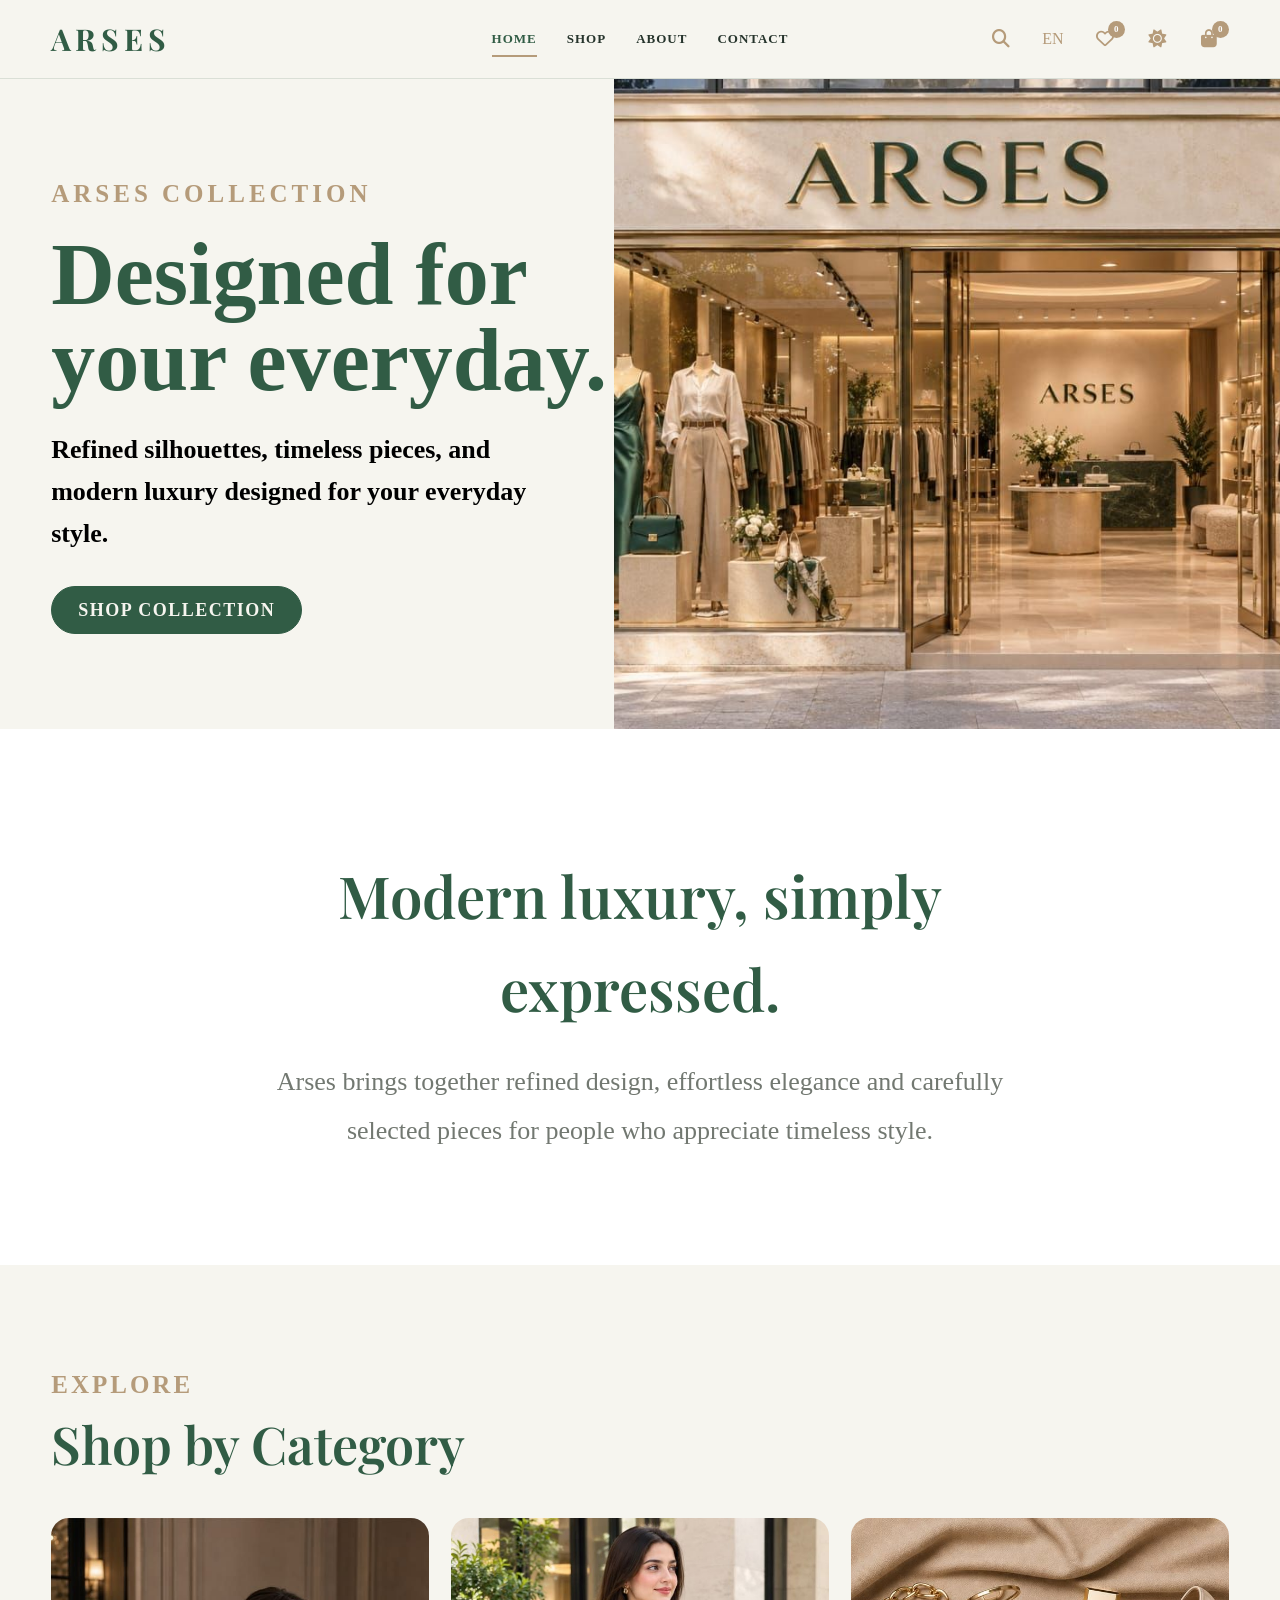
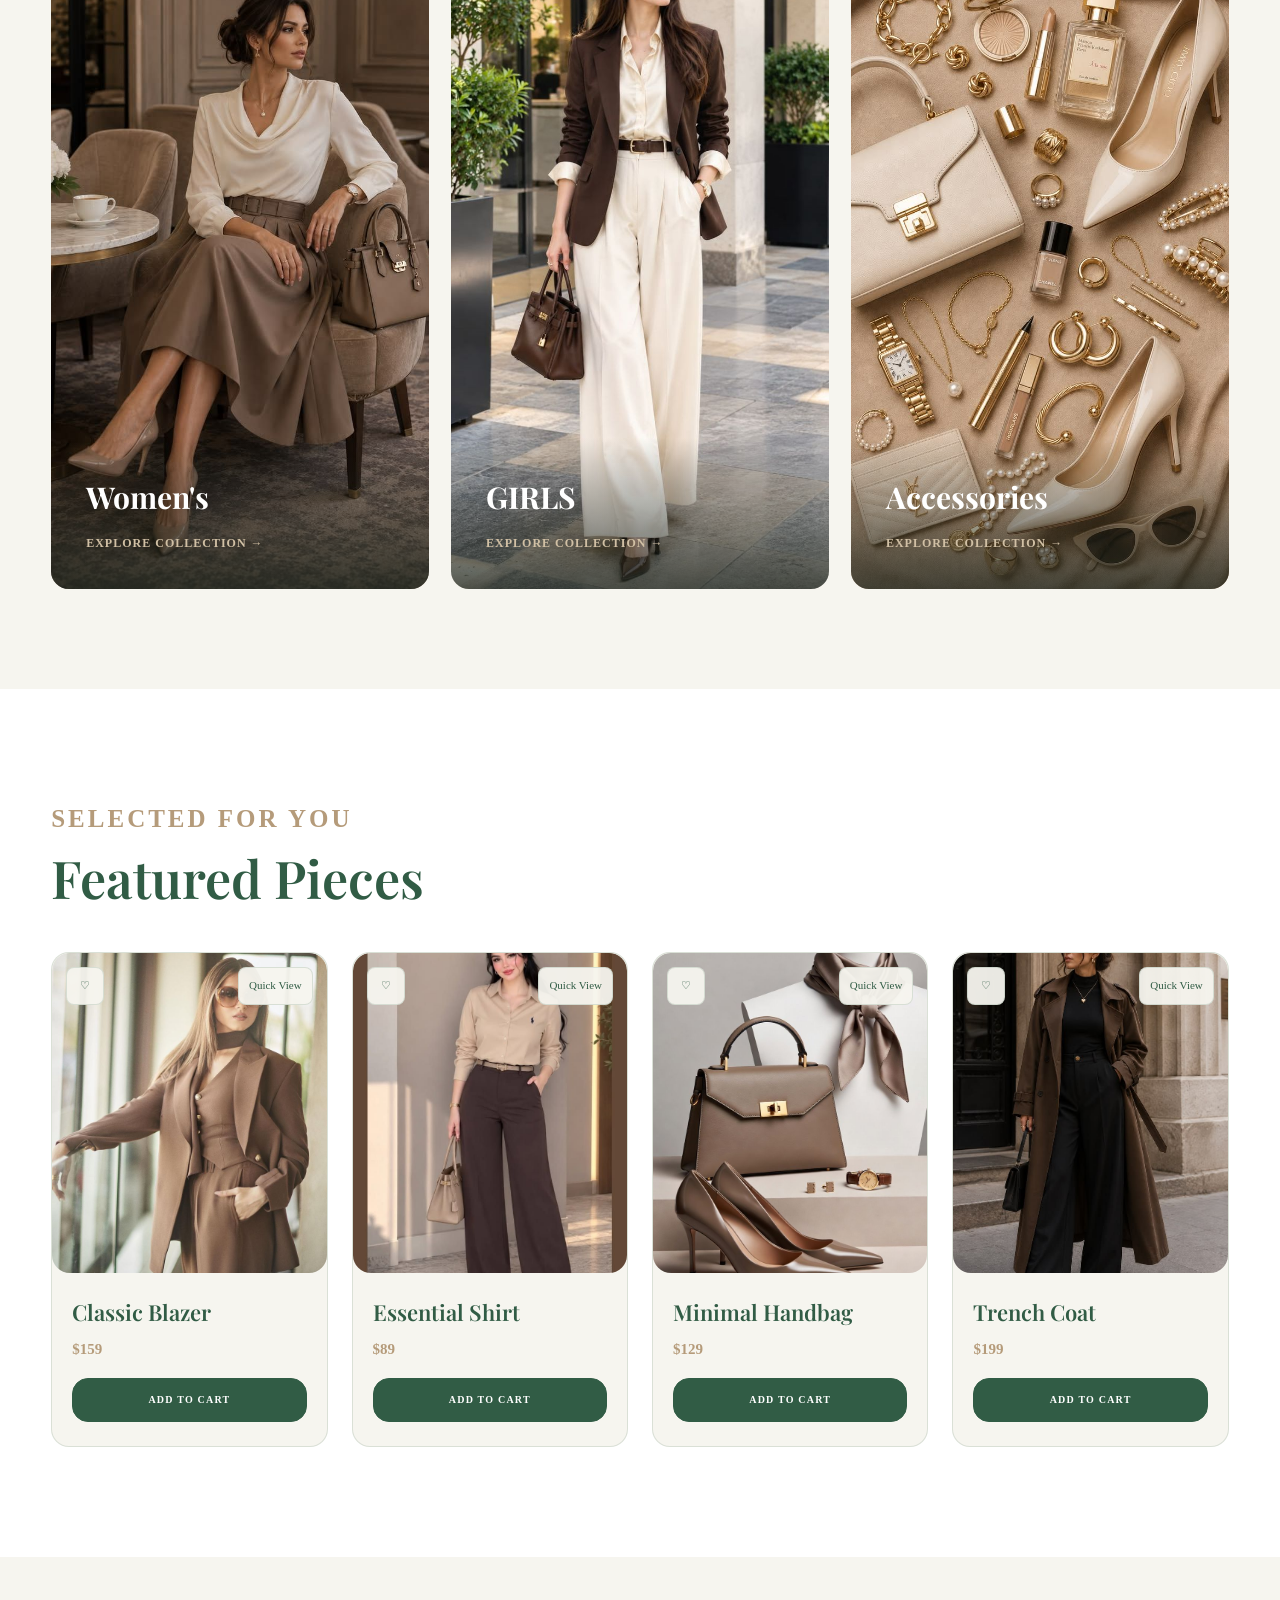
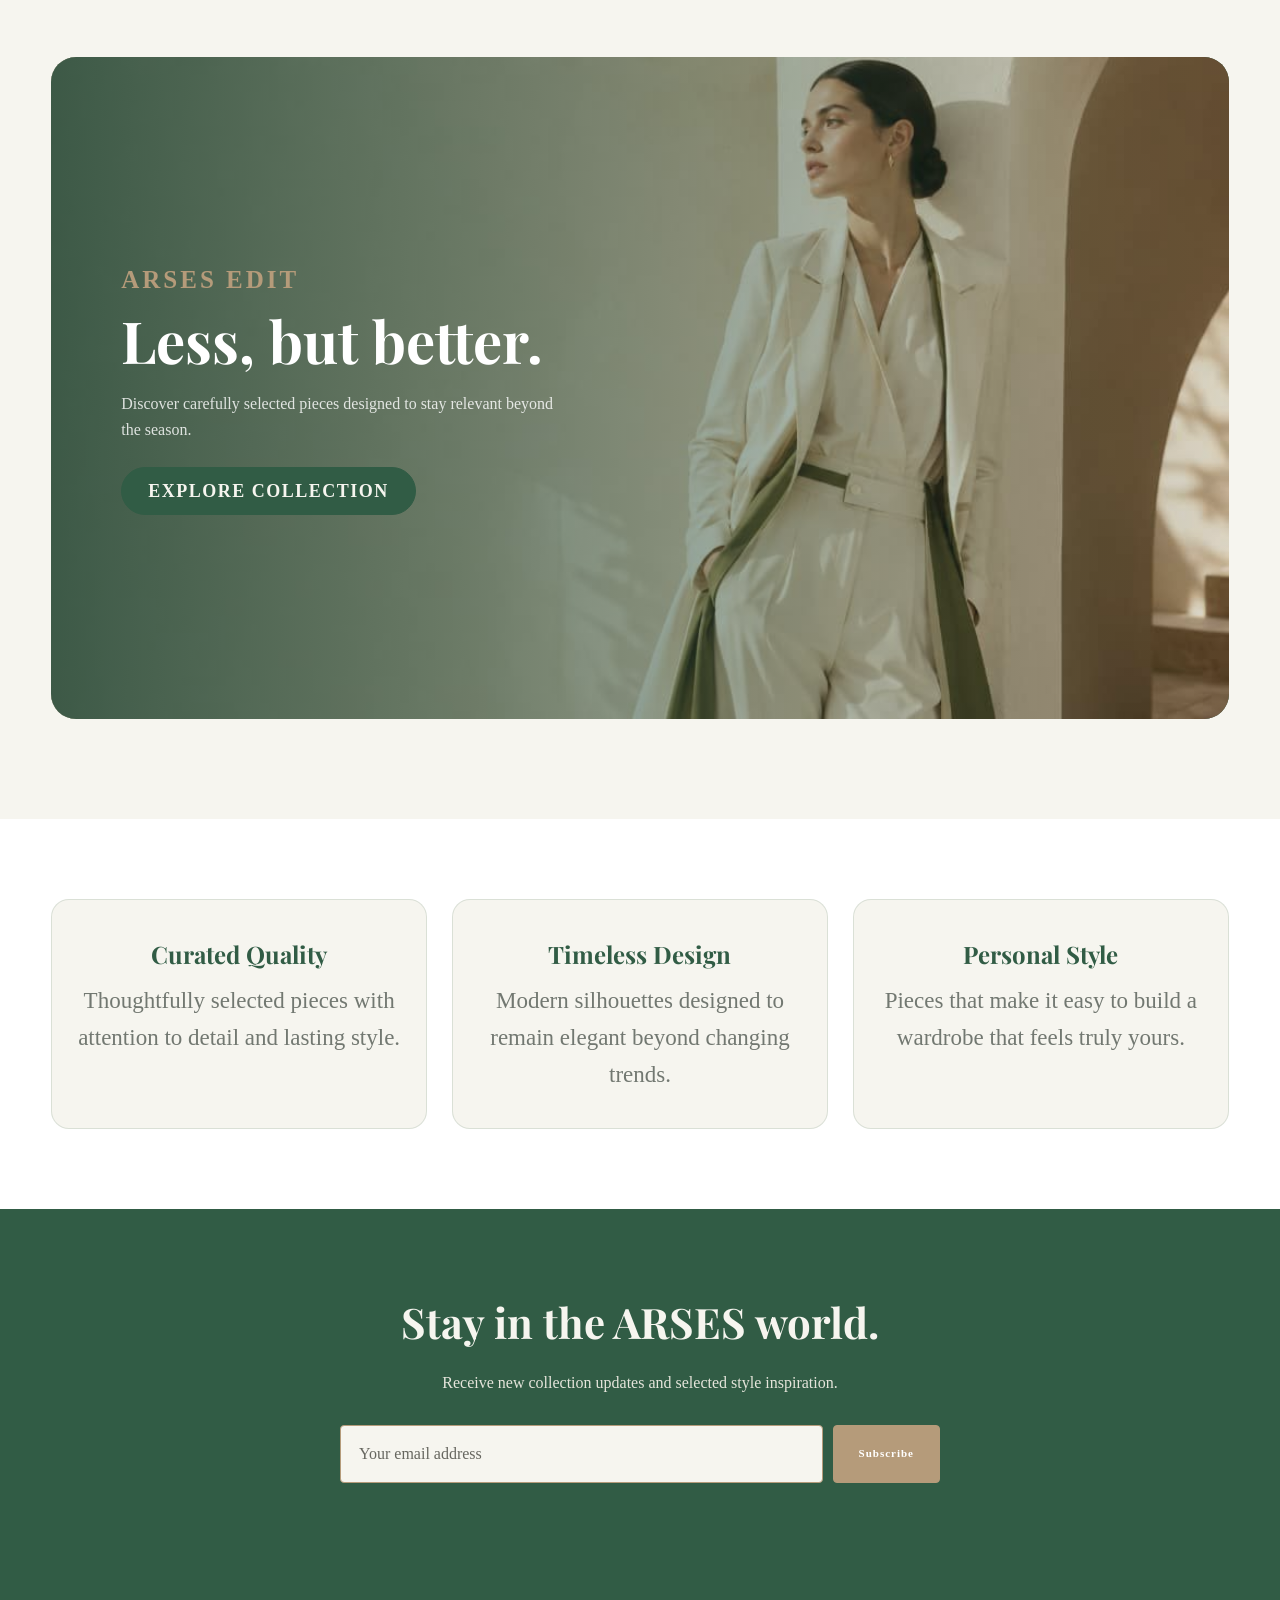
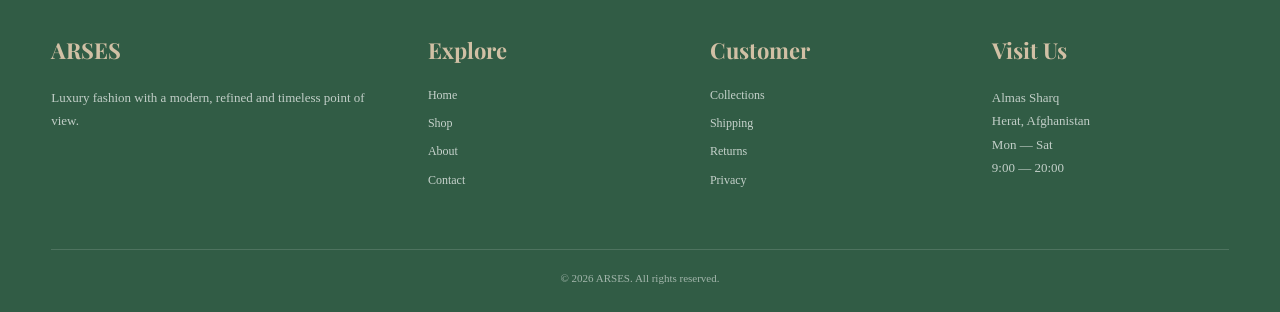
<file: index.html>
<!DOCTYPE html>
<html lang="en" dir="ltr">

<head>

    <meta
        name="viewport"
        content="width=device-width, initial-scale=1.0"
    >

    <metaindex.html
        name="description"index.html
        content="ARSES Luxury Fashion Store — refined fashion, modern essentials and timeless style."
    >

    <meta
        name="keywords"
        content="Arses, luxury fashion, clothing, fashion store, Herat, Afghanistan"
    >

    <meta
        name="author"
        content="ARSES"
    >

    <meta
        name="themu-color"
        content="#F6F5EF"
    >

    <title>ARSES | Luxury Fashion Store</title>


    <!-- Google Fonts -->
    <link
        rel="preconnect"
        href="https://fonts.googleapis.com"
    >

    <link
        rel="preconnect"
        href="https://fonts.gstatic.com"
        crossorigin
    >

    <link
        href="https://fonts.googleapis.com/css2?family=Montserrat:wght@400;500;600;700&family=Playfair+Display:wght@500;600;700&display=swap"
        rel="stylesheet"
    >


    <!-- Main CSS -->
    <link
        rel="stylesheet"
        href="css/style.css"
    >
    <link rel="stylesheet" href="https://cdnjs.cloudflare.com/ajax/libs/font-awesome/6.7.2/css/all.min.css">
</head>


<body>


    <!-- =====================================================
         PAGE LOADER
    ====================================================== -->

    <div id="page-loader">

        <div class="loader-content">

            <div class="loader-logo">
                Arses
            </div>

        </div>

    </div>



    <!-- =====================================================
         HEADER
    ====================================================== -->

    <header id="site-header">
  <div class="header-container">

    <a href="index.html" class="logo" aria-label="ARSES Home">
      ARSES
    </a>

    <nav class="main-navigation" id="main-navigation" aria-label="Main navigation">
      <a href="index.html" class="active">Home</a>
      <a href="shop.html">Shop</a>
      <a href="about.html">About</a>
      <a href="contact.html">Contact</a>
    </nav>

    <div class="header-actions">

      <button id="search-toggle" type="button" aria-label="Open search">
        <i class="fa-solid fa-magnifying-glass"></i>
      </button>

      <div class="language-switcher">
        <button id="language-button" type="button" aria-label="Choose language">
          EN
        </button>

        <div id="language-menu">
          <button type="button" data-language="en">English</button>
          <button type="button" data-language="fa">فارسی</button>
        </div>
      </div>

      <a href="#" class="header-action" id="wishlist-toggle" aria-label="Wishlist">
        <i class="fa-regular fa-heart"></i>
        <span class="wishlist-count">0</span>
      </a>

      <button id="theme-toggle" type="button" aria-label="Toggle dark mode">
        <i class="fa-solid fa-moon"></i>
      </button>

      <button id="cart-toggle" type="button" aria-label="Open shopping cart">
        <i class="fa-solid fa-bag-shopping"></i>
        <span class="cart-count" id="cart-count">0</span>
      </button>

      <button
        class="mobile-menu-toggle"
        id="mobile-menu-toggle"
        type="button"
        aria-label="Open menu"
        aria-expanded="false"
      >
        <span></span>
        <span></span>
        <span></span>
      </button>

    </div>
  </div>

  <nav class="mobile-navigation" id="mobile-navigation" aria-label="Mobile navigation">
    <a href="index.html">Home</a>
    <a href="shop.html">Shop</a>
    <a href="about.html">About</a>
    <a href="contact.html">Contact</a>
  </nav>
</header>


    <!-- =====================================================
         SEARCH OVERLAY
    ====================================================== -->

    <div id="search-overlay">

        <div class="search-overlay-content">

            <button
                id="search-close"
                type="button"
                aria-label="Close search"
            >
                ×
            </button>

            <form id="search-form">

                <input
                    type="search"
                    id="search-input"
                    placeholder="Search products..."
                    autocomplete="off"
                >

            </form>

            <div id="search-results"></div>

        </div>

    </div>
            <!-- ARSES WISHLIST OVERLAY -->
<div id="wishlist-overlay">

    <div id="wishlist-sidebar">

        <button id="wishlist-close" type="button" aria-label="Close wishlist">
            &times;
        </button>

        <h2>My Wishlist</h2>

        <div id="wishlist-items"></div>

        <p id="wishlist-empty">
            Your wishlist is empty.
        </p>

    </div>

</div>


    <!-- =====================================================
         CART OVERLAY
    ====================================================== -->

    <div id="cart-overlay">

        <aside id="cart-sidebar">

            <button
                id="cart-close"
                type="button"
                aria-label="Close cart"
            >
                ×
            </button>
   

            <h2>
                Shopping Cart
            </h2>

            <div id="cart-items">

              

            </div>

            <div class="cart-total">

                <span>
                    Subtotal
                </span>

                <strong id="cart-total">
                    $0
                </strong>

            </div>

        </aside>

    </div>



    <!-- =====================================================
         HERO
    ====================================================== -->

    <main>


        <section class="hero">

            <div class="hero-content">

                <div class="hero-text">

                    <div class="hero-eyebrow">
                        ARSES COLLECTION
                    </div>

                    <h1 id="hero-title">
                        Designed for your everyday.
                    </h1>

                    <p>
                        Refined silhouettes, timeless pieces,
                        and modern luxury designed for your
                        everyday style.
                    </p>

                    <a
                        href="shop.html"
                        class="btn"
                    >
                        Shop Collection
                    </a>

                </div>

            </div>



            <div class="hero-image">

                <img
                    src="images/hero.jpg"
                    alt="ARSES luxury fashion collection"
                >

            </div>

        </section>



        <!-- =================================================
             BRAND INTRO
        ================================================== -->

        <section class="brand-intro">

            <div class="brand-intro-content">

                <div class="section-eyebrow">
                    
                </div>

                <h2>
                    Modern luxury, simply expressed.
                </h2>

                <p>
                    Arses brings together refined design,
                    effortless elegance and carefully selected
                    pieces for people who appreciate timeless style.
                </p>

            </div>

        </section>



        <!-- =================================================
             CATEGORIES
        ================================================== -->

        <section class="categories">

            <div class="section-container">

                <div class="section-heading">

                    <span class="section-eyebrow">
                        Explore
                    </span>

                    <h2>
                        Shop by Category
                    </h2>

                </div></div>



            <div class="category-grid">


                <!-- WOMEN -->

                <article class="category-card">

                    <img
                        src="images/category-women.jpg"
                        alt="Women's fashion"
                    >

                    <div class="category-card-content">

                        <h3>
                            Women's
                        </h3>

                        <a href="shop.html?category=women">
                            Explore Collection →
                        </a>

                    </div>

                </article>



                <!-- GIRLS -->

                <article class="category-card">

                    <img
                        src="images/category-girl.jpg"
                        alt="GIRL'S fashion"
                    >

                    <div class="category-card-content">

                        <h3>
                            GIRLS
                        </h3>

                        <a href="shop.html?category=men">
                            Explore Collection →
                        </a>

                    </div>

                </article>



                <!-- ACCESSORIES -->

                <article class="category-card">

                    <img
                        src="images/category-accessories.jpg"
                        alt="Fashion accessories"
                    >

                    <div class="category-card-content">

                        <h3>
                            Accessories
                        </h3>

                        <a href="shop.html?category=accessories">
                            Explore Collection →
                        </a>

                    </div>

                </article>

            </div>

        </section>



        

        
        <!-- =================================================
             FEATURED PRODUCTS
        ================================================== -->

        <section class="featured-products">

            <div class="section-container">


                <div class="section-heading">

                    <span class="section-eyebrow">
                        Selected For You
                    </span>

                    <h2>
                        Featured Pieces
                    </h2>

                </div>



                <div class="product-grid">


                    <!-- PRODUCT 01 -->

                    <article
                        class="product-card"
                        data-category="women"
                        data-product-id="product-01"
                    >

                        <div class="product-image">

                            <img
                                src="images/product-01.jpg"
                                alt="Classic Blazer"
                            >

                            <div class="product-actions">

                                <button
                                    class="wishlist-button"
                                    type="button"
                                    aria-label="Add Classic Blazer to wishlist"
                                >
                                    ♡
                                </button>

                                <button
                                    class="quick-view-button"
                                    type="button"
                                >
                                    Quick View
                                </button>

                            </div>

                        </div>


                        <div class="product-info">

                            <h3>
                                Classic Blazer
                            </h3>

                            <div class="product-price">
                                $159
                            </div><button
                                class="add-to-cart"
                                type="button"
                            >
                                Add to Cart
                            </button>

                        </div>

                    </article>



                    <!-- PRODUCT 02 -->

                    <article
                        class="product-card"
                        data-category="men"
                        data-product-id="product-02"
                    >

                        <div class="product-image">

                            <img
                                src="images/product-02.jpg"
                                alt="Essential Shirt"
                            >

                            <div class="product-actions">

                                <button
                                    class="wishlist-button"
                                    type="button"
                                    aria-label="Add Essential Shirt to wishlist"
                                >
                                    ♡
                                </button>

                                <button
                                    class="quick-view-button"
                                    type="button" 
                                >
                                    Quick View
                                </button>

                            </div>

                        </div>


                        <div class="product-info">

                            <h3>
                                Essential Shirt
                            </h3>

                            <div class="product-price">
                                $89
                            </div>

                            <button
                                class="add-to-cart"
                                type="button"
                            >
                                Add to Cart
                            </button>

                        </div>

                    </article>



                    <!-- PRODUCT 03 -->

                    <article
                        class="product-card"
                        data-category="accessories"
                        data-product-id="product-03"
                    >

                        <div class="product-image">

                            <img
                                src="images/product-03.jpg"
                                alt="Minimal Handbag"
                            >

                            <div class="product-actions">

                                <button
                                    class="wishlist-button"
                                    type="button"
                                    aria-label="Add Minimal Handbag to wishlist"
                                >
                                    ♡
                                </button>

                                <button
                                    class="quick-view-button"
                                    type="button"
                                >
                                    Quick View
                                </button>

                            </div>

                        </div>


                        <div class="product-info">

                            <h3>
                                Minimal Handbag
                            </h3>

                            <div class="product-price">
                                $129
                            </div>

                            <button
                                class="add-to-cart"
                                type="button"
                            >
                                Add to Cart
                            </button>

                        </div>

                    </article>



                    <!-- PRODUCT 04 --><article
                        class="product-card"
                        data-category="women"
                        data-product-id="product-04"
                    >

                        <div class="product-image">

                            <img
                                src="images/product-04.jpg"
                                alt=" Trench Coat"
                            >

                            <div class="product-actions">

                                <button
                                    class="wishlist-button"
                                    type="button"
                                    aria-label="Add Signature Coat to wishlist"
                                >
                                    ♡
                                </button>

                                <button
                                    class="quick-view-button"
                                    type="button"
                                >
                                    Quick View
                                </button>

                            </div>

                        </div>


                        <div class="product-info">

                            <h3>
                                Trench Coat
                            </h3>

                            <div class="product-price">
                                $199
                            </div>

                            <button
                                class="add-to-cart"
                                type="button"
                            >
                                Add to Cart
                            </button>

                        </div>

                    </article>

                </div>

            </div>

        </section>



        <!-- =================================================
             PROMOTION
        ================================================== -->

        <section class="promotion">

            <div class="promotion-container">

                <img
                    src="images/promotion.jpg"
                    alt="ARSES collection"
                >

                <div class="promotion-content">

                    <div class="section-eyebrow">
                        ARSES EDIT
                    </div>

                    <h2>
                        Less, but better.
                    </h2>

                    <p>
                        Discover carefully selected pieces
                        designed to stay relevant beyond the season.
                    </p>

                    <a
                        href="shop.html"
                        class="btn"
                    >
                        Explore Collection
                    </a>

                </div>

            </div>

        </section>



        <!-- =================================================
             FEATURES
        ================================================== -->

        <section class="features">

            <div class="features-grid">


                <article class="feature-card">

                    <h3>
                        Curated Quality
                    </h3>

                    <p>
                        Thoughtfully selected pieces with
                        attention to detail and lasting style.
                    </p>

                </article>



                <article class="feature-card">

                    <h3>
                        Timeless Design
                    </h3>

                    <p>
                        Modern silhouettes designed to remain
                        elegant beyond changing trends.
                    </p>

                </article>



                <article class="feature-card">

                    <h3>
                        Personal Style
                    </h3><p>
                        Pieces that make it easy to build
                        a wardrobe that feels truly yours.
                    </p>

                </article>

            </div>

        </section>



        <!-- =================================================
             NEWSLETTER
        ================================================== -->

        <section class="newsletter">

            <h2>
                Stay in the ARSES world.
            </h2>

            <p>
                Receive new collection updates and selected
                style inspiration.
            </p>

            <form class="newsletter-form">

                <input
                    type="email"
                    placeholder="Your email address"
                    aria-label="Email address"
                    required
                >

                <button type="submit">
                    Subscribe
                    
                </button>

            </form>

        </section>

    </main>



    <!-- =====================================================
         TOAST
    ====================================================== -->

    <div
        id="toast"
        role="status"
        aria-live="polite"
    ></div>



    <!-- =====================================================
         BACK TO TOP
    ====================================================== -->

    <button
        id="back-to-top"
        type="button"
        aria-label="Back to top"
    >
        ↑
    </button>



    <!-- =====================================================
         FOOTER
    ====================================================== -->

    <footer class="site-footer">

        <div class="footer-container">


            <div class="footer-column">

                <h3>
                    ARSES
                </h3>

                <p>
                    Luxury fashion with a modern,
                    refined and timeless point of view.
                </p>

            </div>



            <div class="footer-column">

                <h3>
                    Explore
                </h3>

                <a href="index.html">
                    Home
                </a>

                <a href="shop.html">
                    Shop
                </a>

                <a href="about.html">
                    About
                </a>

                <a href="contact.html">
                    Contact
                </a>

            </div>



            <div class="footer-column">

                <h3>
                    Customer
                </h3>

                <a href="shop.html">
                    Collections
                </a>

                <a href="#">
                    Shipping
                </a>

                <a href="#">
                    Returns
                </a>

                <a href="#">
                    Privacy
                </a>

            </div>



            <div class="footer-column">

                <h3>
                    Visit Us
                </h3>

                <p>
                    Almas Sharq
                    <br>
                    Herat, Afghanistan
                </p>

                <p>
                    Mon — Sat
                    <br>
                    9:00 — 20:00
                </p>

            </div>

        </div>



        <div class="footer-bottom">

            © 2026 ARSES. All rights reserved.

        </div>

    </footer>



    <!-- =====================================================
         JAVASCRIPT
    ====================================================== -->

    <script src="js/script.js"></script>

</body>

</html>
</file>
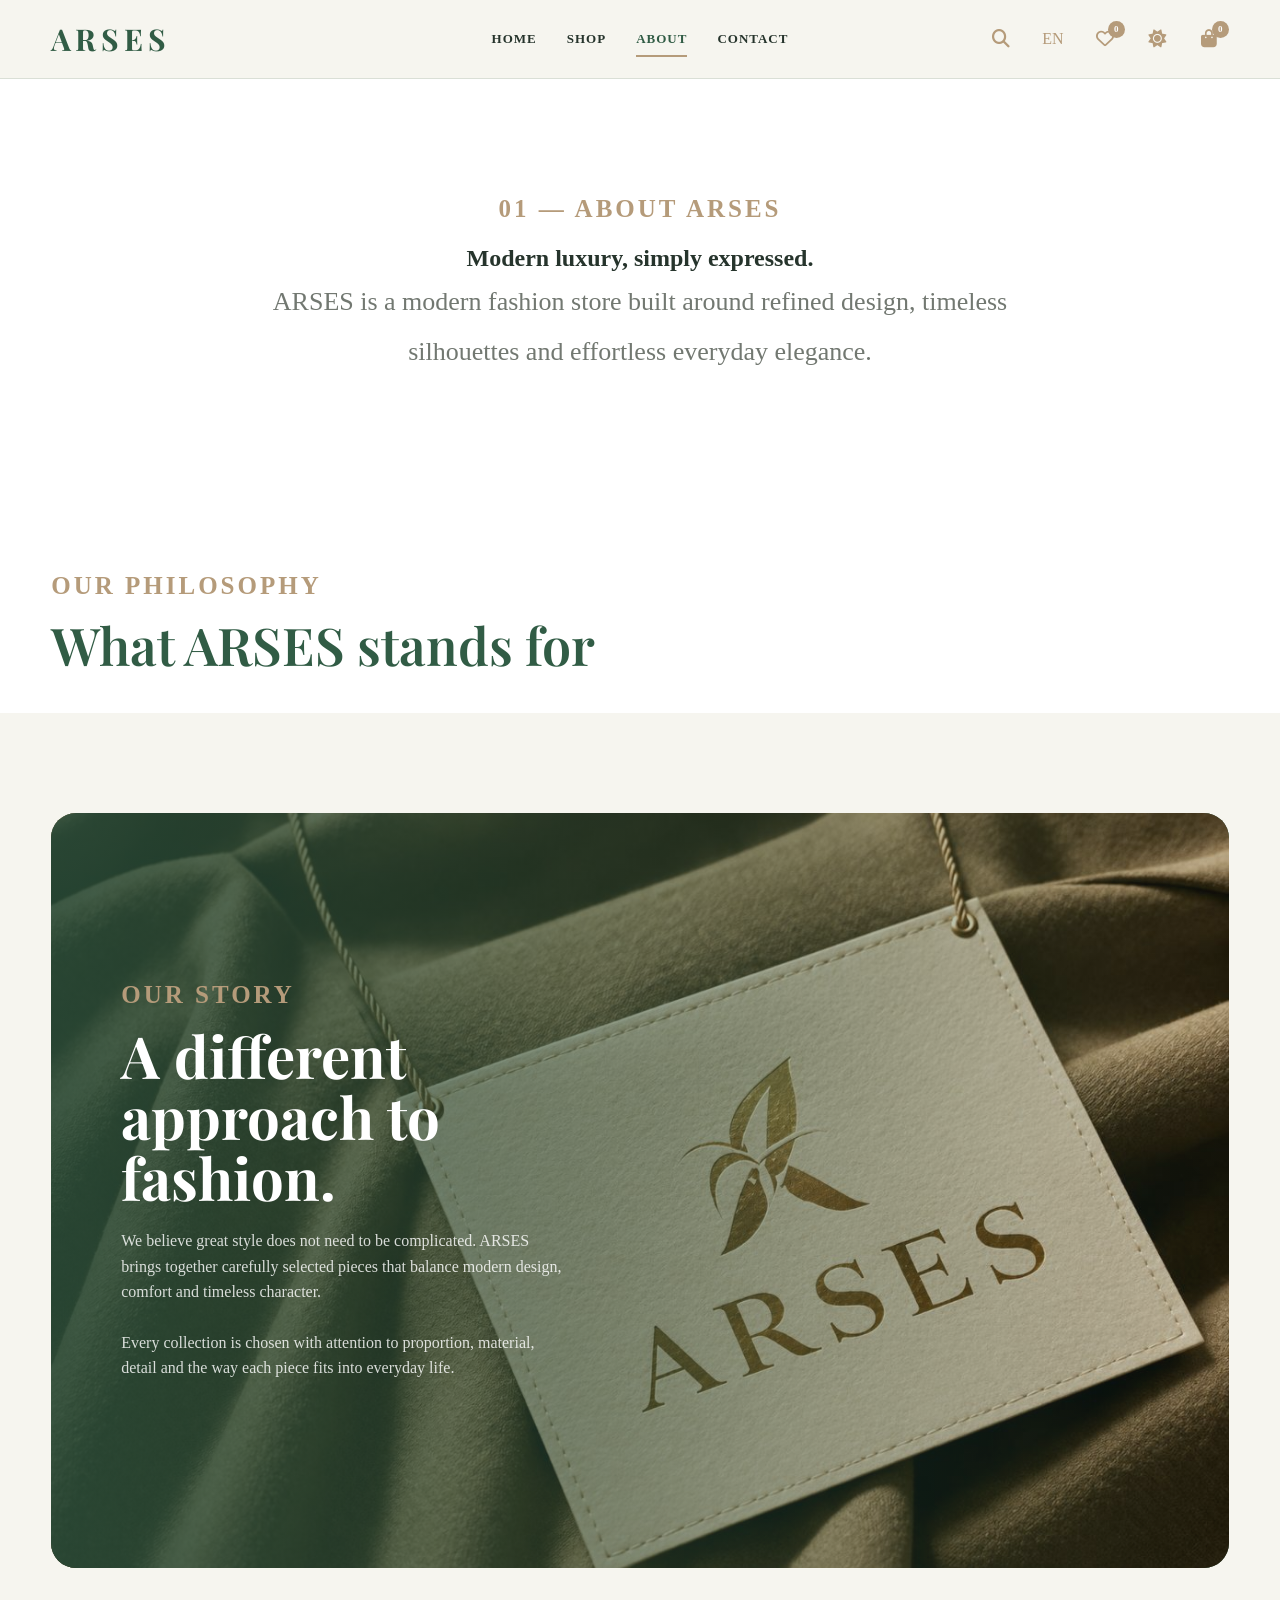
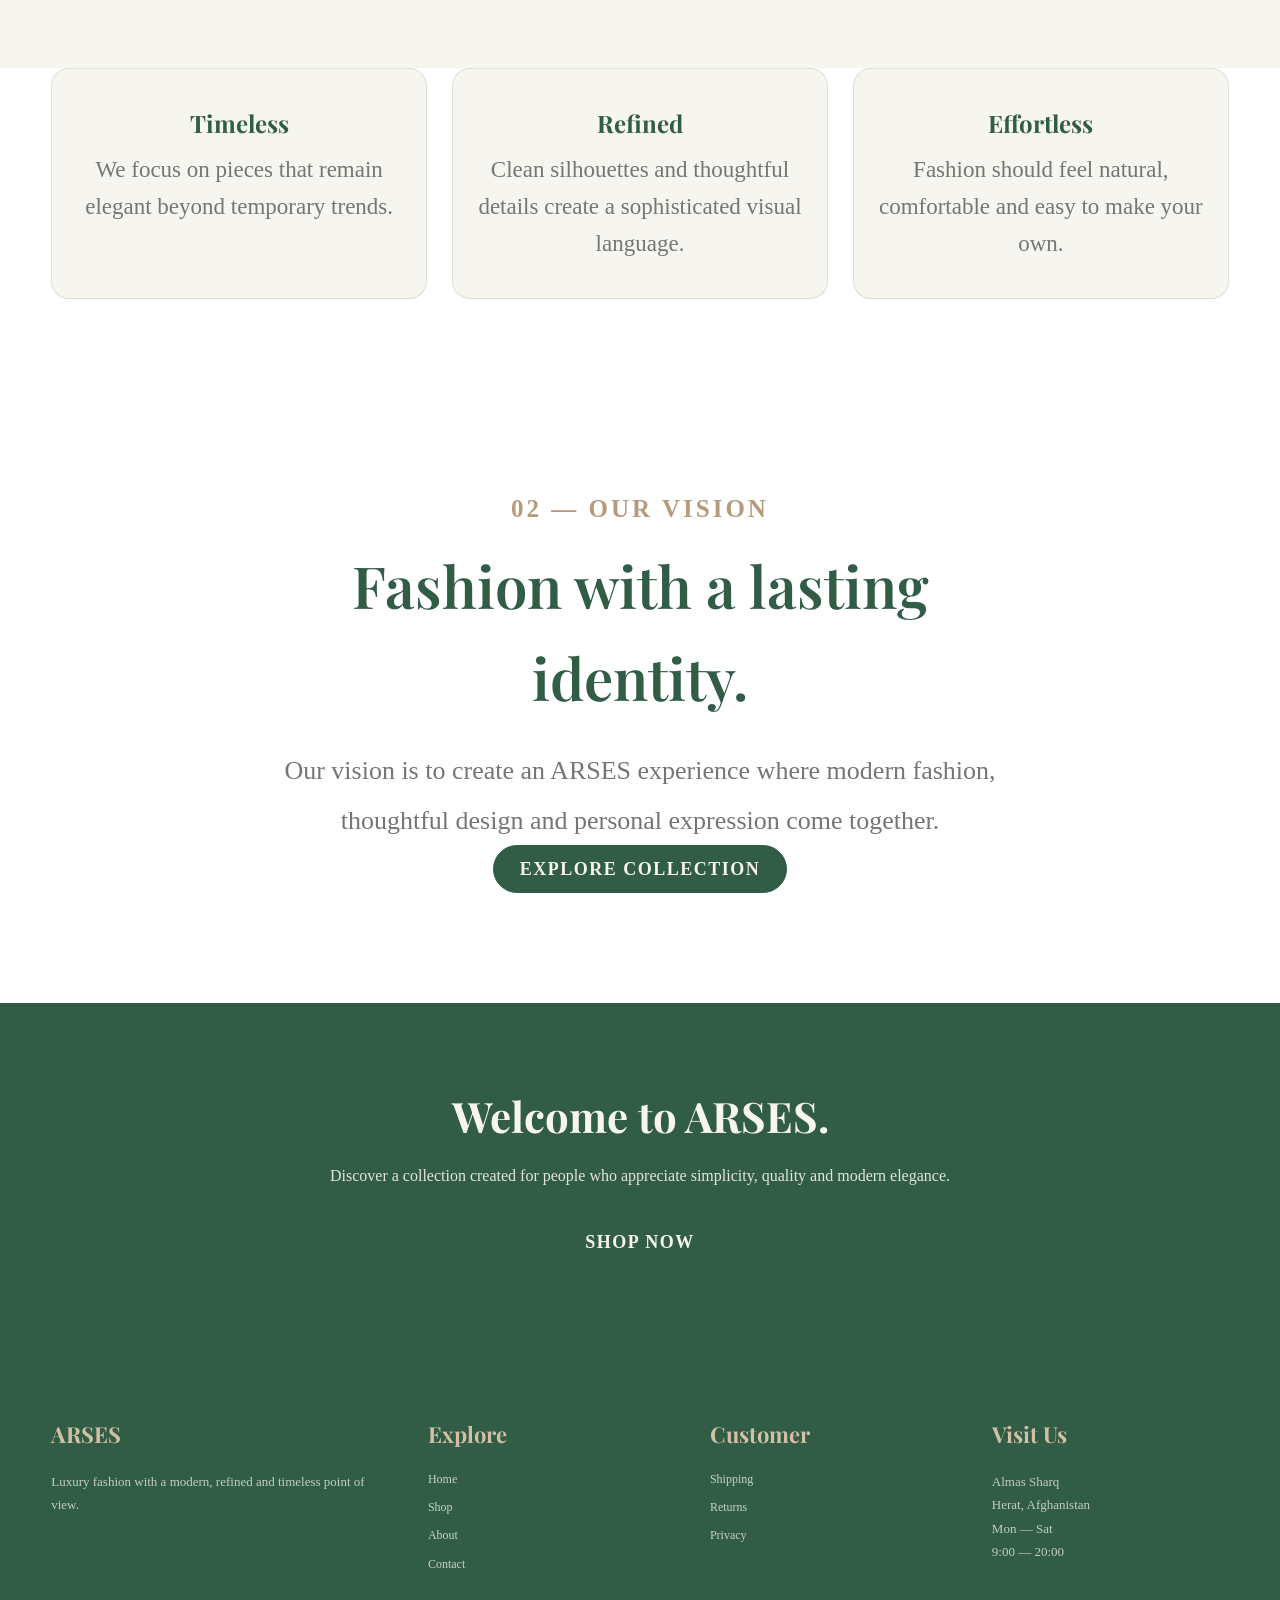
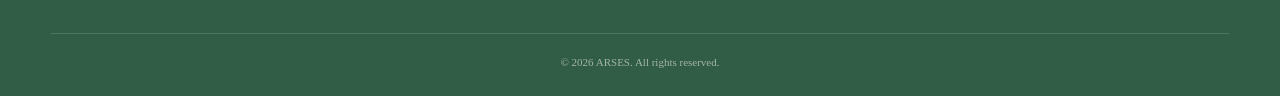
<file: about.html>
<!DOCTYPE html>
<html lang="en" dir="ltr">

<head>
    <meta charset="UTF-8">

    <meta
        name="viewport"
        content="width=device-width, initial-scale=1.0"
    >

    <meta
        name="description"
        content="Discover the story, philosophy and vision behind ARSES Luxury Fashion."
    >

    <title>About | ARSES Luxury Fashion Store</title>

    <!-- Google Fonts -->
    <link rel="preconnect" href="https://fonts.googleapis.com">

    <link
        rel="preconnect"
        href="https://fonts.gstatic.com"
        crossorigin
    >

    <link
        href="https://fonts.googleapis.com/css2?family=Montserrat:wght@400;500;600;700&family=Playfair+Display:wght@500;600;700&display=swap"
        rel="stylesheet"
    >

    <!-- Main CSS -->
    <link
        rel="stylesheet"
        href="css/style.css"
    >
    <link rel="stylesheet" href="https://cdnjs.cloudflare.com/ajax/libs/font-awesome/6.7.2/css/all.min.css">
</head>


<body>


    <!-- =====================================================
         HEADER
    ====================================================== -->

    <header id="site-header">

        <div class="header-container">


            <!-- LOGO -->

            <a
                href="index.html"
                class="logo"
                aria-label="ARSES Home"
            >
                ARSES
            </a>


            <!-- NAVIGATION -->

            <nav
                class="main-navigation"
                id="main-navigation"
                aria-label="Main navigation"
            >

                <a href="index.html">
                    Home
                </a>

                <a href="shop.html">
                    Shop
                </a>

                <a
                    href="about.html"
                    class="active"
                >
                    About
                </a>

                <a href="contact.html">
                    Contact
                </a>

            </nav>

            <!-- HEADER ACTIONS -->

            <div class="header-actions">


                <!-- SEARCH -->

                <button
                    id="search-toggle"
                    type="button"
                    aria-label="Open search"
                >

                      <i class="fa-solid fa-magnifying-glass"></i>

                </button>


                <!-- LANGUAGE -->

                <div class="language-switcher">

                    <button
                        id="language-button"
                        type="button"
                    >
                        EN
                    </button>

                    <div id="language-menu">

                        <button
                            type="button"
                            data-language="en"
                        >
                            English
                        </button>

                        <button
                            type="button"
                            data-language="fa"
                        >
                            فارسی
                        </button>

                    </div>

                </div>


                <!-- WISHLIST --><a
                    href="#"
                    class="header-action"
                    aria-label="Wishlist"
                >

      <i class="fa-regular fa-heart"></i>

                    <span class="wishlist-count">
                        0
                    </span>

                </a>
                <button id="theme-toggle" type="button" aria-label="Toggle dark mode">
                     <i class="fa-solid fa-moon"></i>
    
</button>


                <!-- CART -->

                <button
                    id="cart-toggle"
                    type="button"
                    aria-label="Open shopping cart"
                >

                     <i class="fa-solid fa-bag-shopping"></i>

                    <span
                        class="cart-count"
                        id="cart-count"
                    >
                        0
                    </span>

                </button>


                <!-- MOBILE MENU -->

                <button
                    class="mobile-menu-toggle"
                    id="mobile-menu-toggle"
                    type="button"
                    aria-label="Open menu"
                    aria-expanded="false"
                >

                    <span></span>
                    <span></span>
                    <span></span>

                </button>

            </div>

        </div>


        <!-- MOBILE NAVIGATION -->

        <nav
            class="mobile-navigation"
            id="mobile-navigation"
        >

            <a href="index.html">
                Home
            </a>

            <a href="shop.html">
                Shop
            </a>

            <a href="about.html">
                About
            </a>

            <a href="contact.html">
                Contact
            </a>

        </nav>

    </header>



    <!-- =====================================================
         SEARCH OVERLAY
    ====================================================== -->

    <div id="search-overlay">

        <div class="search-overlay-content">

            <button
                id="search-close"
                type="button"
                aria-label="Close search"
            >
                ×
            </button>

            <form id="search-form">

                <input
                    type="search"
                    id="search-input"
                    placeholder="Search products..."
                    autocomplete="off"
                >

            </form>

            <div id="search-results"></div>

        </div>

    </div><!-- =====================================================
         CART OVERLAY
    ====================================================== -->

    <div id="cart-overlay">

        <aside id="cart-sidebar">

            <button
                id="cart-close"
                type="button"
                aria-label="Close cart"
            >
                ×
            </button>

            <h2>
                Shopping Cart
            </h2>

            <div id="cart-items">

                

            </div>

            <div class="cart-total">

                <span>
                    Subtotal
                </span>

                <strong id="cart-total">
                    $0
                </strong>

            </div>

        </aside>

    </div>



    <!-- =====================================================
         ABOUT PAGE
    ====================================================== -->

    <main>


        <!-- ABOUT INTRO -->

        <section class="brand-intro">

            <div class="brand-intro-content">

                <div class="section-eyebrow">
                    01 — ABOUT ARSES
                </div>

                <h1>
                    Modern luxury,
                    simply expressed.
                </h1>

                <p>
                    ARSES is a modern fashion store built around
                    refined design, timeless silhouettes and
                    effortless everyday elegance.
                </p>

            </div>

        </section>

        <!-- OUR PHILOSOPHY -->

        <section class="features">

            <div class="section-heading">

                <span class="section-eyebrow">
                    OUR PHILOSOPHY
                </span>

                <h2>
                    What ARSES stands for
                </h2>

            </div>



        <!-- BRAND STORY -->

        <section class="promotion">

            <div class="promotion-container">

                <img
                    src="images/about.jpg"
                    alt="ARSES fashion collection"
                >

                <div class="promotion-content">

                    <div class="section-eyebrow">
                        OUR STORY
                    </div>

                    <h2>
                        A different approach to fashion.
                    </h2>

                    <p>
                        We believe great style does not need to be
                        complicated. ARSES brings together carefully
                        selected pieces that balance modern design,
                        comfort and timeless character.
                    </p>

                    <p>
                        Every collection is chosen with attention
                        to proportion, material, detail and the way
                        each piece fits into everyday life.
                    </p>

                </div>

            </div>

        </section>



        <!-- OUR PHILOSOPHY

        <section class="features">

            <div class="section-heading">

                <span class="section-eyebrow">
                    OUR PHILOSOPHY
                </span>

                <h2>
                    What ARSES stands for
                </h2>

            </div> -->


            <div class="features-grid">


                <article class="feature-card">

                    <h3>
                        Timeless
                    </h3>

                    <p>
                        We focus on pieces that remain elegant
                        beyond temporary trends.
                    </p>

                </article>


                <article class="feature-card">

                    <h3>
                        Refined
                    </h3>

                    <p>
                        Clean silhouettes and thoughtful details
                        create a sophisticated visual language.
                    </p>

                </article>


                <article class="feature-card">

                    <h3>
                        Effortless
                    </h3>

                    <p>
                        Fashion should feel natural, comfortable
                        and easy to make your own.
                    </p></article>

            </div>

        </section>



        <!-- OUR VISION -->

        <section class="brand-intro">

            <div class="brand-intro-content">

                <div class="section-eyebrow">
                    02 — OUR VISION
                </div>

                <h2>
                    Fashion with a lasting identity.
                </h2>

                <p>
                    Our vision is to create an ARSES experience
                    where modern fashion, thoughtful design and
                    personal expression come together.
                </p>

                <a
                    href="shop.html"
                    class="btn"
                >
                    Explore Collection
                </a>

            </div>

        </section>



        <!-- CUSTOMER PROMISE -->

        <section class="newsletter">

            <h2>
                Welcome to ARSES.
            </h2>

            <p>
                Discover a collection created for people who
                appreciate simplicity, quality and modern elegance.
            </p>

            <a
                href="shop.html"
                class="btn"
            >
                Shop Now
            </a>

        </section>


    </main>



    <!-- =====================================================
         TOAST
    ====================================================== -->

    <div
        id="toast"
        role="status"
        aria-live="polite"
    ></div>



    <!-- =====================================================
         BACK TO TOP
    ====================================================== -->

    <button
        id="back-to-top"
        type="button"
        aria-label="Back to top"
    >
        ↑
    </button>



    <!-- =====================================================
         FOOTER
    ====================================================== -->

    <footer class="site-footer">

        <div class="footer-container">


            <div class="footer-column">

                <h3>
                    ARSES
                </h3>

                <p>
                    Luxury fashion with a modern,
                    refined and timeless point of view.
                </p>

            </div>


            <div class="footer-column">

                <h3>
                    Explore
                </h3>

                <a href="index.html">
                    Home
                </a>

                <a href="shop.html">
                    Shop
                </a>

                <a href="about.html">
                    About
                </a>

                <a href="contact.html">
                    Contact
                </a>

            </div>


            <div class="footer-column">

                <h3>
                    Customer
                </h3>

                <a href="#">
                    Shipping
                </a>

                <a href="#">
                    Returns
                </a>

                <a href="#">
                    Privacy
                </a>

            </div>


            <div class="footer-column">

                <h3>
                    Visit Us
                </h3>

                <p>
                    Almas Sharq
                    <br>
                    Herat, Afghanistan
                </p>

                <p>
                    Mon — Sat
                    <br>
                    9:00 — 20:00
                </p>

            </div>

        </div>


        <div class="footer-bottom">

            © 2026 ARSES. All rights reserved.

        </div>

    </footer>



    <!-- =====================================================
         JAVASCRIPT
    ====================================================== -->

    <script src="js/script.js"></script>

</body>

</html>
</file>
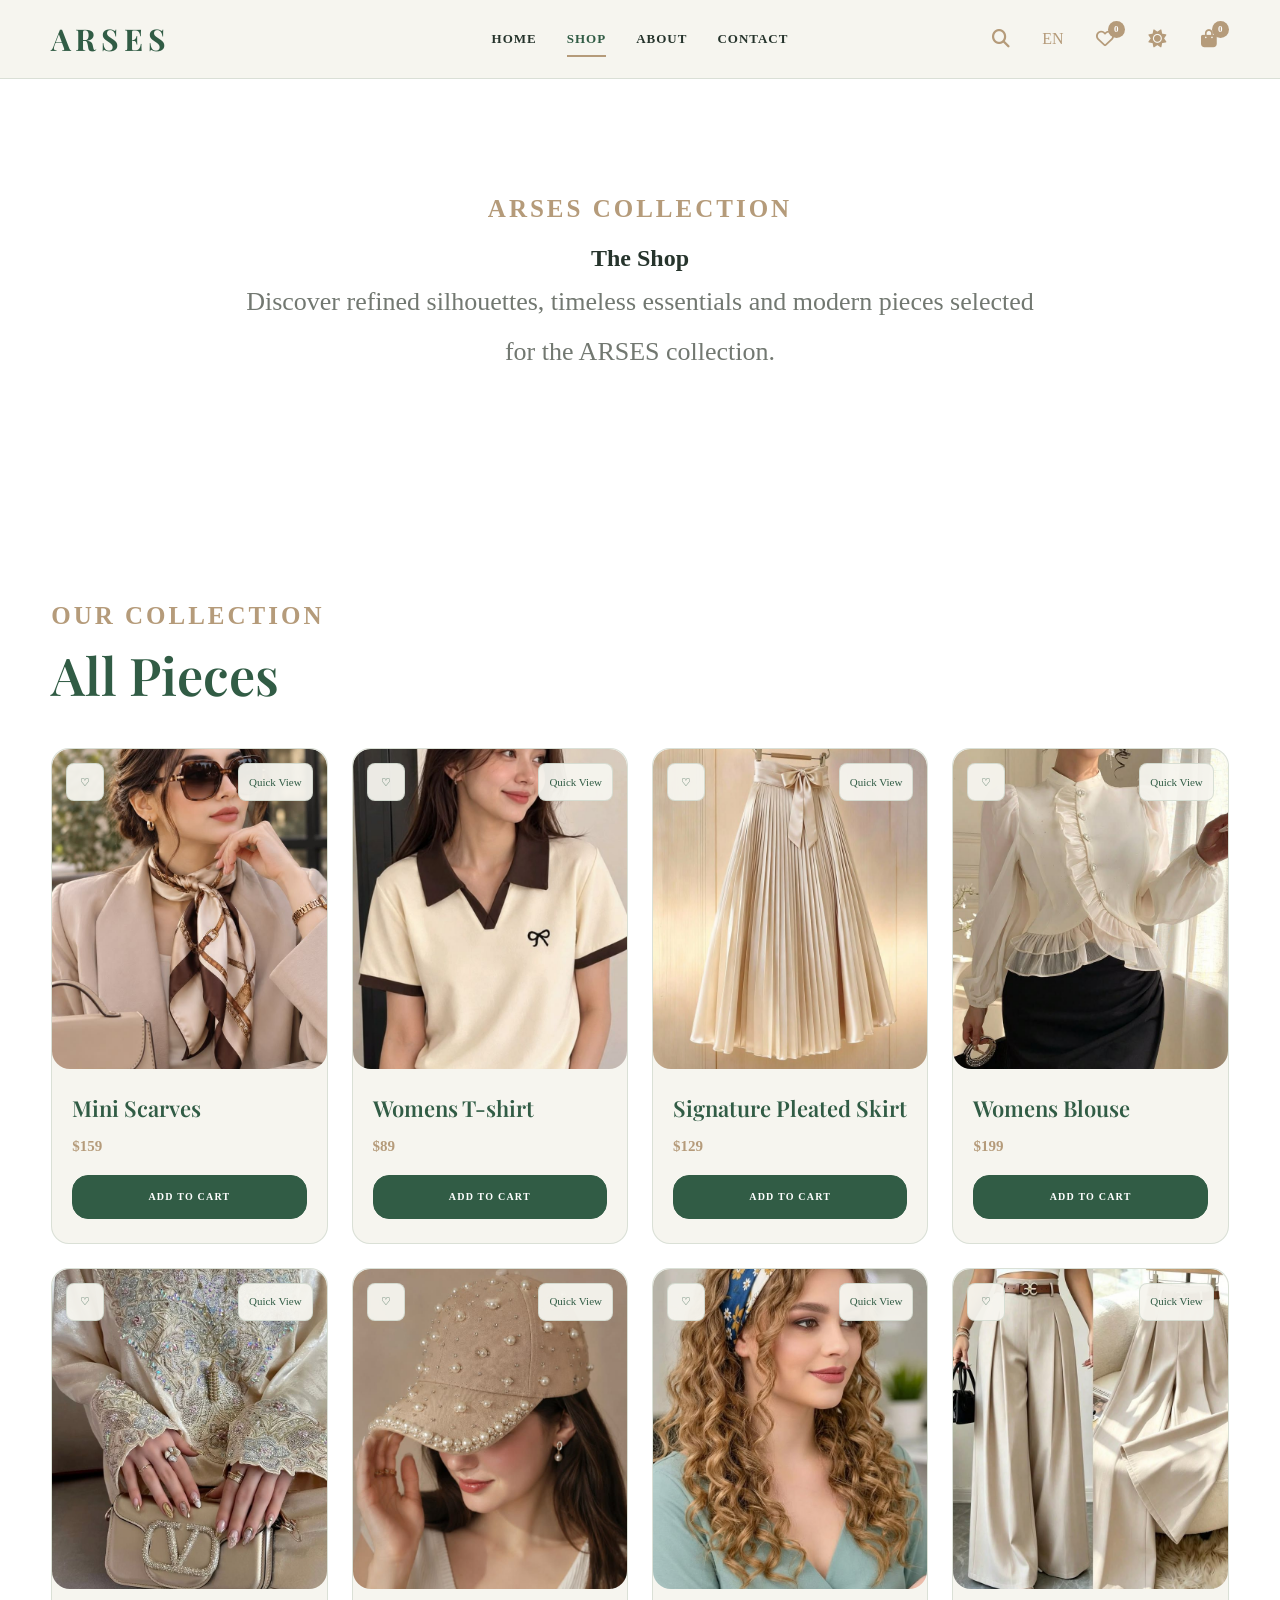
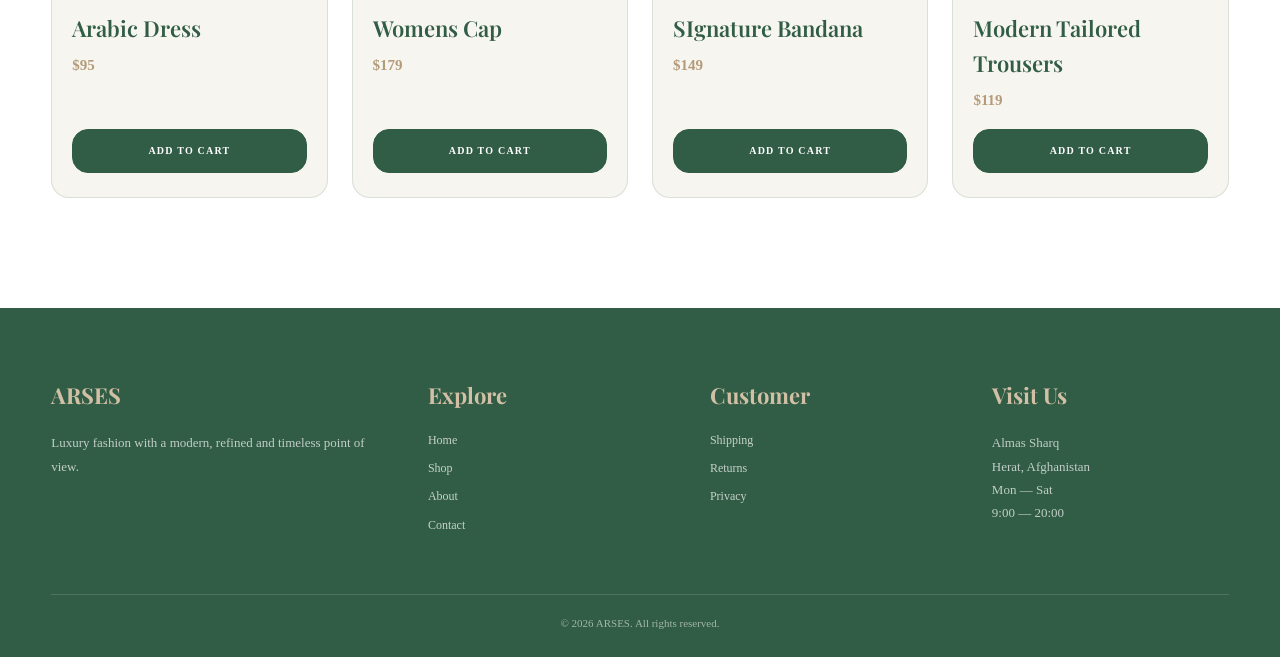
<file: shop.html>
<!DOCTYPE html>
<html lang="en" dir="ltr">

<head>
    <meta charset="UTF-8">

    <meta
        name="viewport"
        content="width=device-width, initial-scale=1.0"
    >

    <meta
        name="description"
        content="Shop the latest ARSES luxury fashion collection."
    >

    <title>Shop | ARSES Luxury Fashion Store</title>

    <!-- Google Fonts -->
    <link rel="preconnect" href="https://fonts.googleapis.com">

    <link
        rel="preconnect"
        href="https://fonts.gstatic.com"
        crossorigin
    >

    <link
        href="https://fonts.googleapis.com/css2?family=Montserrat:wght@400;500;600;700&family=Playfair+Display:wght@500;600;700&display=swap"
        rel="stylesheet"
    >

    <!-- Main CSS -->
    <link
        rel="stylesheet"
        href="css/style.css"
    >
     <link rel="stylesheet" href="https://cdnjs.cloudflare.com/ajax/libs/font-awesome/6.7.2/css/all.min.css">
</head>


<body>


    <!-- =====================================================
         HEADER
    ====================================================== -->

    <header id="site-header">

        <div class="header-container">


            <!-- LOGO -->

            <a
                href="index.html"
                class="logo"
                aria-label="ARSES Home"
            >
                ARSES
            </a>


            <!-- NAVIGATION -->

            <nav
                class="main-navigation"
                id="main-navigation"
                aria-label="Main navigation"
            >

                <a href="index.html">
                    Home
                </a>

                <a
                    href="shop.html"
                    class="active"
                >
                    Shop
                </a>

                <a href="about.html">
                    About
                </a>

                <a href="contact.html">
                    Contact
                </a>

            </nav>


            <!-- HEADER ACTIONS -->

            <div class="header-actions">


                <!-- SEARCH -->

                <button
                    id="search-toggle"
                    type="button"
                    aria-label="Open search"
                >

                     <i class="fa-solid fa-magnifying-glass"></i>

                </button>


                <!-- LANGUAGE -->

                <div class="language-switcher">

                    <button
                        id="language-button"
                        type="button"
                    >
                        EN
                    </button>

                    <div id="language-menu">

                        <button
                            type="button"
                            data-language="en"
                        >
                            English
                        </button>

                        <button
                            type="button"
                            data-language="fa"
                        >
                            فارسی
                        </button>

                    </div>

                </div>


                <!-- WISHLIST -->
                 <a href="#" class="header-action" id="wishlist-toggle" aria-label="Wishlist">
        <i class="fa-regular fa-heart"></i>
        <span class="wishlist-count">0</span>
      </a>

               
                <button id="theme-toggle" type="button" aria-label="Toggle dark mode">
                     <i class="fa-solid fa-moon"></i>
    
</button>


                <!-- CART -->

                <button
                    id="cart-toggle"
                    type="button"
                    aria-label="Open shopping cart"
                >

                    <i class="fa-solid fa-bag-shopping"></i>

                    <span
                        class="cart-count"
                        id="cart-count"
                    >
                        0
                    </span>

                </button>


                <!-- MOBILE MENU -->

                <button
                    class="mobile-menu-toggle"
                    id="mobile-menu-toggle"
                    type="button"
                    aria-label="Open menu"
                    aria-expanded="false"
                >

                    <span></span>
                    <span></span>
                    <span></span>

                </button>

            </div>

        </div>


        <!-- MOBILE NAVIGATION -->

        <nav
            class="mobile-navigation"
            id="mobile-navigation"
        >

            <a href="index.html">
                Home
            </a>

            <a href="shop.html">
                Shop
            </a>

            <a href="about.html">
                About
            </a>

            <a href="contact.html">
                Contact
            </a>

        </nav>

    </header>



    <!-- =====================================================
         SEARCH OVERLAY
    ====================================================== -->

    <div id="search-overlay">

        <div class="search-overlay-content">

            <button
                id="search-close"
                type="button"
                aria-label="Close search"
            >
                ×
            </button>

            <form id="search-form">

                <input
                    type="search"
                    id="search-input"
                    placeholder="Search products..."
                    autocomplete="off"
                >

            </form>

            <div id="search-results"></div>

        </div>

    </div>
          <!-- ARSES WISHLIST OVERLAY -->
<div id="wishlist-overlay">

    <div id="wishlist-sidebar">

        <button id="wishlist-close" type="button" aria-label="Close wishlist">
            &times;
        </button>

        <h2>My Wishlist</h2>

        <div id="wishlist-items"></div>

        <p id="wishlist-empty">
            Your wishlist is empty.
        </p>

    </div>

</div>


    <!-- =====================================================
         CART OVERLAY
    ====================================================== -->

    <div id="cart-overlay">

        <aside id="cart-sidebar"><button
                id="cart-close"
                type="button"
                aria-label="Close cart"
            >
                ×
            </button>

            <h2>
                Shopping Cart
            </h2>

            <div id="cart-items">

                

            </div>

            <div class="cart-total">

                <span>
                    Subtotal
                </span>

                <strong id="cart-total">
                    $0
                </strong>

            </div>

        </aside>

    </div>



    <!-- =====================================================
         SHOP PAGE
    ====================================================== -->

    <main>


        <!-- SHOP INTRO -->

        <section class="brand-intro">

            <div class="brand-intro-content">

                <div class="section-eyebrow">
                    ARSES COLLECTION
                </div>

                <h1>
                    The Shop
                </h1>

                <p>
                    Discover refined silhouettes, timeless
                    essentials and modern pieces selected
                    for the ARSES collection.
                </p>

            </div>

        </section>



        <!-- PRODUCTS -->

        <section class="featured-products">

            <div class="section-container">


                <!-- SECTION HEADING -->

                <div class="section-heading">

                    <span class="section-eyebrow">
                        OUR COLLECTION
                    </span>

                    <h2>
                        All Pieces
                    </h2>

                </div>



                <!-- PRODUCT GRID -->

                <div class="product-grid">


                    <!-- PRODUCT 01 -->

                    <article
                        class="product-card"
                        data-category="women"
                        data-product-id="shop-product-01"
                    >

                        <div class="product-image">

                            <img
                                src="images/product-05.jpg"
                                alt="Mini Scarves"
                            >

                            <div class="product-actions">

                                <button
                                    class="wishlist-button"
                                    type="button"
                                    aria-label="Add Classic Blazer to wishlist"
                                >
                                    ♡
                                </button>

                                <button
                                    class="quick-view-button"
                                    type="button"
                                >
                                    Quick View
                                </button>

                            </div>

                        </div>


                        <div class="product-info">

                            <h3>
                                Mini Scarves
                            </h3>

                            <div class="product-price">
                                $159
                            </div>

                            <button
                                class="add-to-cart"
                                type="button"
                            >
                                Add to Cart
                            </button>

                        </div>

                    </article>



                    <!-- PRODUCT 02 -->

                    <article
                        class="product-card"
                        data-category="men"
                        data-product-id="shop-product-02"
                    >

                        <div class="product-image"><img
                                src="images/product-06.jpg"
                                alt=" Womens T-shirts"
                            >

                            <div class="product-actions">

                                <button
                                    class="wishlist-button"
                                    type="button"
                                    aria-label="Add Essential Shirt to wishlist"
                                >
                                    ♡
                                </button>

                                <button
                                    class="quick-view-button"
                                    type="button"
                                >
                                    Quick View
                                </button>

                            </div>

                        </div>


                        <div class="product-info">

                            <h3>
                                Womens T-shirt
                            </h3>

                            <div class="product-price">
                                $89
                            </div>

                            <button
                                class="add-to-cart"
                                type="button"
                            >
                                Add to Cart
                            </button>

                        </div>

                    </article>



                    <!-- PRODUCT 03 -->

                    <article
                        class="product-card"
                        data-category="accessories"
                        data-product-id="shop-product-03"
                    >

                        <div class="product-image">

                            <img
                                src="images/product-07.jpg"
                                alt="Signature Pleated Skirt"
                            >

                            <div class="product-actions">

                                <button
                                    class="wishlist-button"
                                    type="button"
                                    aria-label="Add Minimal Handbag to wishlist"
                                >
                                    ♡
                                </button>

                                <button
                                    class="quick-view-button"
                                    type="button"
                                >
                                    Quick View
                                </button>

                            </div>

                        </div>


                        <div class="product-info">

                            <h3>
                                Signature Pleated Skirt
                            </h3>

                            <div class="product-price">
                                $129
                            </div>

                            <button
                                class="add-to-cart"
                                type="button"
                            >
                                Add to Cart
                            </button>

                        </div>

                    </article>



                    <!-- PRODUCT 04 -->

                    <article
                        class="product-card"
                        data-category="women"
                        data-product-id="shop-product-04"
                    >

                        <div class="product-image">

                            <img
                                src="images/product-08.jpg"
                                alt="womens Blouse"
                            >

                            <div class="product-actions"><button
                                    class="wishlist-button"
                                    type="button"
                                       aria-label="Add Signature Coat to wishlist"
                                >
                                    ♡
                                </button>

                                <button
                                    class="quick-view-button"
                                    type="button"
                                >
                                    Quick View
                                </button>

                            </div>

                        </div>


                        <div class="product-info">

                            <h3>
                             Womens Blouse
                            </h3>

                            <div class="product-price">
                                $199
                            </div>

                            <button
                                class="add-to-cart"
                                type="button"
                            >
                                Add to Cart
                            </button>

                        </div>

                    </article>



                    <!-- PRODUCT 05 -->

                    <article
                        class="product-card"
                        data-category="men"
                        data-product-id="shop-product-05"
                    >

                        <div class="product-image">

                            <img
                                src="images/product-09.jpg"
                                alt="Arabic Dress"
                            >

                            <div class="product-actions">

                                <button
                                    class="wishlist-button"
                                    type="button"
                                    aria-label="Add Relaxed Linen Shirt to wishlist"
                                >
                                    ♡
                                </button>

                                <button
                                    class="quick-view-button"
                                    type="button"
                                >
                                    Quick View
                                </button>

                            </div>

                        </div>


                        <div class="product-info">

                            <h3>
                            Arabic Dress
                            </h3>

                            <div class="product-price">
                                $95
                            </div>

                            <button
                                class="add-to-cart"
                                type="button"
                            >
                                Add to Cart
                            </button>

                        </div>

                    </article>



                    <!-- PRODUCT 06 -->

                    <article
                        class="product-card"
                        data-category="women"
                        data-product-id="shop-product-06"
                    >

                        <div class="product-image">

                            <img
                                src="images/product-10.jpg"
                                alt="womens Cap"
                            >

                            <div class="product-actions">

                                <button
                                    class="wishlist-button"
                                    type="button"
                                    aria-label="Add Silk Evening Dress to wishlist"
                                >
                                    ♡
                                </button><button
                                    class="quick-view-button"
                                    type="button"
                                >
                                    Quick View
                                </button>

                            </div>

                        </div>


                        <div class="product-info">

                            <h3>
                                Womens Cap
                            </h3>

                            <div class="product-price">
                                $179
                            </div>

                            <button
                                class="add-to-cart"
                                type="button"
                            >
                                Add to Cart
                            </button>

                        </div>

                    </article>



                    <!-- PRODUCT 07 -->

                    <article
                        class="product-card"
                        data-category="accessories"
                        data-product-id="shop-product-07"
                    >

                        <div class="product-image">

                            <img
                                src="images/product-11.jpg"
                                alt="Signature Bandana"
                            >

                            <div class="product-actions">

                                <button
                                    class="wishlist-button"
                                    type="button"
                                    aria-label="Add Leather Shoulder Bag to wishlist"
                                >
                                    ♡
                                </button>

                                <button
                                    class="quick-view-button"
                                    type="button"
                                >
                                    Quick View
                                </button>

                            </div>

                        </div>


                        <div class="product-info">

                            <h3>
                            SIgnature Bandana
                            </h3>

                            <div class="product-price">
                                $149
                            </div>

                            <button
                                class="add-to-cart"
                                type="button"
                            >
                                Add to Cart
                            </button>

                        </div>

                    </article>



                    <!-- PRODUCT 08 -->

                    <article
                        class="product-card"
                        data-category="men"
                        data-product-id="shop-product-08"
                    >

                        <div class="product-image">

                            <img
                                src="images/product-12.jpg"
                                alt="Modern Tailored Trousers"
                            >

                            <div class="product-actions">

                                <button
                                    class="wishlist-button"
                                    type="button"
                                    aria-label="Add Modern Tailored Trousers to wishlist"
                                >
                                    ♡
                                </button>

                                <button
                                    class="quick-view-button"
                                    type="button"
                                >
                                    Quick View
                                </button>

                            </div>

                        </div><div class="product-info">

                            <h3>
                                Modern Tailored Trousers
                            </h3>

                            <div class="product-price">
                                $119
                            </div>

                            <button
                                class="add-to-cart"
                                type="button"
                            >
                                Add to Cart
                            </button>

                        </div>

                    </article>

                </div>

            </div>

        </section>


    </main>



    <!-- =====================================================
         TOAST
    ====================================================== -->

    <div
        id="toast"
        role="status"
        aria-live="polite"
    ></div>



    <!-- =====================================================
         BACK TO TOP
    ====================================================== -->

    <button
        id="back-to-top"
        type="button"
        aria-label="Back to top"
    >
        ↑
    </button>



    <!-- =====================================================
         FOOTER
    ====================================================== -->

    <footer class="site-footer">

        <div class="footer-container">


            <div class="footer-column">

                <h3>
                    ARSES
                </h3>

                <p>
                    Luxury fashion with a modern,
                    refined and timeless point of view.
                </p>

            </div>


            <div class="footer-column">

                <h3>
                    Explore
                </h3>

                <a href="index.html">
                    Home
                </a>

                <a href="shop.html">
                    Shop
                </a>

                <a href="about.html">
                    About
                </a>

                <a href="contact.html">
                    Contact
                </a>

            </div>


            <div class="footer-column">

                <h3>
                    Customer
                </h3>

                <a href="#">
                    Shipping
                </a>

                <a href="#">
                    Returns
                </a>

                <a href="#">
                    Privacy
                </a>

            </div>


            <div class="footer-column">

                <h3>
                    Visit Us
                </h3>

                <p>
                    Almas Sharq
                    <br>
                    Herat, Afghanistan
                </p>

                <p>
                    Mon — Sat
                    <br>
                    9:00 — 20:00
                </p>

            </div>

        </div>


        <div class="footer-bottom">

            © 2026 ARSES. All rights reserved.

        </div>

    </footer>



    <!-- =====================================================
         JAVASCRIPT
    ====================================================== -->

    <script src="js/script.js"></script>

</body>

</html>
</file>
<file: css/style.css>
/* =========================================================
   ARSES — GLOBAL STYLE
   Luxury Fashion Store
   Colors:
   Ivory  #F6F5EF
   Green  #315C45
   Beige  #B59B7A
========================================================= */
*{
    font-family: "Cormorant Garamond",serif;
}

/* =========================================================
   1. ROOT
========================================================= */

:root {
    --ivory: #F6F5EF;
    --green: #315C45;
    --green-dark: #274A38;
    --beige: #B59B7A;
    --beige-light: #D1C0A5;

    --white: #FFFFFF;
    --black: #182019;

    --text: #26342C;
    --muted: #727871;

    --border: rgba(49, 92, 69, 0.14);
    --soft-green: rgba(49, 92, 69, 0.06);
    --soft-beige: rgba(181, 155, 122, 0.14);

    --shadow: 0 15px 40px rgba(38, 52, 44, 0.08);
    --transition: 0.3s ease;
}


/* =========================================================
   2. RESET
========================================================= */

* {
    margin: 0;
    padding: 0;
    box-sizing: border-box;
}

html {
    scroll-behavior: smooth;
}

body {
    font-family: "Montserrat", Arial, sans-serif;
    background: var(--ivory);
    color: var(--text);
    line-height: 1.6;
    overflow-x: hidden;
}

img {
    display: block;
    max-width: 100%;
}

button,
input,
textarea,
select {
    font: inherit;
}

button {
    cursor: pointer;
}

a {
    color: inherit;
    text-decoration: none;
}

ul {
    list-style: none;
}


/* =========================================================
   3. LOADER
========================================================= */

#page-loader {
    position: fixed;
    inset: 0;
    z-index: 9999;
    background: var(--ivory);
    display: flex;
    align-items: center;
    justify-content: center;
    transition: opacity 0.5s ease, visibility 0.5s ease;
}

#page-loader.hidden {
    opacity: 0;
    visibility: hidden;
}

.loader-content {
    text-align: center;
}

.loader-logo {
    font-family: "Playfair Display", Georgia, serif;
    font-size: 42px;
    letter-spacing: 8px;
    color: var(--green);
}


/* =========================================================
   4. HEADER
========================================================= */

.site-header {
    position: sticky;
    top: 0;
    z-index: 1000;
    width: 100%;
    background: rgba(246, 245, 239, 0.96);
    border-bottom: 1px solid var(--border);
    backdrop-filter: blur(12px);
}

#site-header {
    position: sticky;
    top: 0;
    z-index: 1000;
    width: 100%;
    background: rgba(246, 245, 239, 0.96);
    border-bottom: 1px solid var(--border);
    backdrop-filter: blur(12px);
}

.header-container {
    width: min(1200px, 92%);
    min-height: 78px;
    margin: 0 auto;
    display: grid;
    grid-template-columns: 1fr auto 1fr;
    align-items: center;
    gap: 20px;
}

.logo {
    justify-self: start;
}

.main-navigation {
    display: flex;
    align-items: center;
    justify-content: center;
    gap: 30px;
    white-space: nowrap;
}

.header-actions {
    display: flex;
    align-items: center;
    justify-self: end;
    justify-content: flex-end;
    gap: 10px;
}

.logo {
    font-family: "Playfair Display", Georgia, serif;
    font-size: 30px;
    font-weight: 700;
    letter-spacing: 5px;
    color: var(--green);
    white-space: nowrap;
}

.logo:hover {
    color: var(--beige);
}


/* =========================================================
   5. DESKTOP NAVIGATION
========================================================= */

.main-navigation {
    display: flex;
    align-items: center;
    justify-content: center;
    gap: 30px;
}

.main-navigation a {
    position: relative;
    display: inline-block;
    padding: 8px 0;
    color: var(--text);
    font-size: 13px;
    font-weight: 600;
    letter-spacing: 1px;
    text-transform: uppercase;
    transition: color var(--transition);
}

.main-navigation a::after {
    content: "";
    position: absolute;
    left: 0;
    bottom: 0;
    width: 0;
    height: 2px;
    background: var(--beige);
    transition: width var(--transition);
}

.main-navigation a:hover,
.main-navigation a.active {
    color: var(--green);
}

.main-navigation a:hover::after,
.main-navigation a.active::after {
    width: 100%;
}


/* =========================================================
   6. HEADER ACTIONS
========================================================= */.header-actions {
    display: flex;
    align-items: center;
    gap: 12px;
}

.header-action,
.header-actions button,
.header-actions a {
    position: relative;
    width: 40px;
    height: 40px;
    padding: 0;
    display: inline-flex;
    align-items: center;
    justify-content: center;
    border: 0;
    border-radius: 8px;
    background: transparent;
    color: #B59B7A;
    text-decoration: none;
    cursor: pointer;
    transition: color 0.25s ease, background-color 0.25s ease;
}

.header-action i,
.header-actions button i,
.header-actions a i {
    color: inherit;
    font-size: 18px;
    line-height: 1;
}

.header-action:hover,
.header-actions button:hover,
.header-actions a:hover {
    color: #315C45;
    background: rgba(181, 155, 122, 0.12);
}

.header-action:hover,
.search-button:hover,
#search-toggle:hover,
#language-button:hover,
#cart-toggle:hover {
    color: var(--beige);
    background: var(--soft-beige);
}


/* =========================================================
   7. SVG ICONS
========================================================= */


.header-action svg {
    width: 20px;
    height: 20px;
    display: block;
    stroke: currentColor;
    fill: none;
    color: currentColor;
}



.header-action svg * {
    stroke: currentColor;
}





/* =========================================================
   8. CART / WISHLIST BADGES
========================================================= */

.cart-count,
.wishlist-count {
    position: absolute;
    top: 2px;
    right: 0;
    min-width: 17px;
    height: 17px;
    padding: 0 4px;
    display: flex;
    align-items: center;
    justify-content: center;
    border-radius: 50%;
    background: var(--beige);
    color: var(--white);
    font-size: 9px;
    font-weight: 700;
}


/* =========================================================
   9. LANGUAGE
========================================================= */

.language-switcher {
    position: relative;
}

#language-menu {
    position: absolute;
    top: calc(100% + 10px);
    right: 0;
    min-width: 140px;
    padding: 8px;
    background: var(--white);
    border: 1px solid var(--border);
    box-shadow: var(--shadow);
    display: none;
    z-index: 1100;
}

#language-menu.open,
.language-menu.open {
    display: block;
}

#language-menu button,
#language-menu a {
    width: 100%;
    display: block;
    padding: 10px 12px;
    border: 0;
    background: transparent;
    color: var(--text);
    text-align: left;
    font-size: 12px;
}

#language-menu button:hover,
#language-menu a:hover {
    background: var(--soft-beige);
    color: var(--green);
}


/* =========================================================
   10. MOBILE MENU BUTTON
========================================================= */

.mobile-menu-toggle,
#mobile-menu-toggle {
    display: none;
    width: 44px;
    height: 44px;
    padding: 8px;
    border: 0;
    background: transparent;
    flex-direction: column;
    align-items: center;
    justify-content: center;
    gap: 5px;
}

.mobile-menu-toggle span,
#mobile-menu-toggle span {
    display: block;
    width: 24px;
    height: 2px;
    background: var(--green);
    border-radius: 2px;
    transition: var(--transition);
}


/* =========================================================
   11. MOBILE NAVIGATION
========================================================= */

.mobile-navigation {
    display: none;
    width: 100%;
    background: var(--ivory);
    border-top: 1px solid var(--border);
    padding: 15px 5%;
}

.mobile-navigation.open {
    display: flex;
    flex-direction: column;
}

.mobile-navigation a {
    display: block;
    width: 100%;
    padding: 14px 10px;
    border-bottom: 1px solid var(--border);
    color: var(--green);
    font-size: 13px;
    font-weight: 600;
    letter-spacing: 1px;
    text-transform: uppercase;
}

.mobile-navigation a:hover {
    color: var(--beige);
    background: var(--soft-beige);
}


/* =========================================================
   12. SEARCH OVERLAY
========================================================= */#search-overlay {
    position: fixed;
    inset: 0;
    z-index: 3000;
    display: none;
    align-items: flex-start;
    justify-content: center;
    padding: 20px;
    overflow-y: auto;
    -webkit-overflow-scrolling: touch;
    background: rgba(39, 74, 56, 0.88);
}

#search-overlay.active {
    display: flex;
}

.search-overlay-content {
    position: relative;
    width: min(700px, 100%);
    max-height: calc(100vh - 40px);
    overflow-y: auto;
    -webkit-overflow-scrolling: touch;
    padding: 35px;
    background: var(--ivory);
    box-shadow: var(--shadow);
}

#search-close {
    position: absolute;
    top: 15px;
    right: 15px;
    width: 38px;
    height: 38px;
    border: 0;
    background: transparent;
    color: var(--green);
    font-size: 24px;
}

#search-form {
    width: 100%;
}

#search-input {
    width: 100%;
    padding: 18px 20px;
    border: 1px solid var(--border);
    outline: none;
    background: var(--white);
    color: var(--text);
    font-size: 16px;
}

#search-input:focus {
    border-color: var(--beige);
}

#search-results {
    margin-top: 20px;
    overflow-wrap: anywhere;
}


/* =========================================================
   13. HERO
========================================================= */

.hero {
    position: relative;
    min-height: 650px;
    display: flex;
    align-items: center;
    overflow: hidden;
    background: var(--ivory);
}

.hero-content {
    position: relative;
    z-index: 2;
    width: min(1200px, 92%);
    margin: 0 auto;
    padding: 90px 0;
}

.hero-text {
    max-width: 560px;
}

.hero-eyebrow {
    margin-bottom: 18px;
    color: var(--beige);
    font-size: 25px;
    font-family: "Cormorant Garamond", serif;
    font-weight: 700;
    letter-spacing: 4px;
    text-transform: uppercase;
}

.hero h1 {
    margin-bottom: 25px;
    font-family:"Cormorant Garamond", serif;
    color: var(--green);
    font-size: clamp(48px, 7vw, 88px);
    line-height: 0.98;
    font-weight: 600;
}

.hero p {
    max-width: 500px;
    margin-bottom: 32px;
    color: black;
    font-size:26px;
    font-weight: bold;
    font-family: "Cormorant Garamond",serif;
     
}

.hero-image {
    position: absolute;
    top: 0;
    right: 0;
    width: 52%;
    height: 100%;
    overflow: hidden;
}

.hero-image img {
    width: 100%;
    height: 100%;
    object-fit: cover;
}


/* =========================================================
   14. BUTTONS
========================================================= */

.btn,
.button,
.btn-primary {
    display: inline-flex;
    align-items: center;
    justify-content: center;
    min-height: 48px;
    padding: 0 26px;
    border: 1px solid var(--green);
    background: var(--green);
    color: #F6F5EF;
    font-size: 18px;
    font-weight: 700;
    letter-spacing: 1.5px;
    text-transform: uppercase;
    transition: all var(--transition);
    font-family: "Cormorant Garamond",serif;
    border-radius: 25px;

}

.btn:hover,
.button:hover,
.btn-primary:hover {
    background: var(--green-dark);
    border-color: var(--green-dark);
    transform: translateY(-2px);
    
}

.btn-outline {
    background: transparent;
    color: var(--green);
}

.btn-outline:hover {
    background: var(--green);
    color: var(--white);
}


/* =========================================================
   15. PAGE HERO
========================================================= */

.page-hero {
    min-height: 320px;
    display: flex;
    align-items: center;
    justify-content: center;
    text-align: center;
    padding: 70px 20px;
    background: var(--soft-green);
}

.page-hero h1 {
    margin-bottom: 10px;
    font-family: "Playfair Display", Georgia, serif;
    color: var(--green);
    font-size: clamp(42px, 6vw, 70px);
    font-weight: 600;
}

.page-hero p {
    color: var(--muted);
    font-size: 14px;
}


/* =========================================================
   16. SECTION GLOBAL
========================================================= */

section {
    width: 100%;
}

.section-container {
    width: min(1200px, 92%);
    margin: 0 auto;
}

.section-heading {
    margin-bottom: 45px;
    
}

.section-eyebrow {
    display: block;
    margin-bottom: 10px;
    color: var(--beige);
    font-size: 25px;
    font-weight: 700;
    letter-spacing: 3px;
    text-transform: uppercase;
}.section-heading h2 {
    font-family: "Playfair Display", Georgia, serif;
    color: var(--green);
    font-size: clamp(34px, 5vw, 52px);
    line-height: 1.1;
    font-weight: 600;
}


/* =========================================================
   17. BRAND INTRO
========================================================= */

.brand-intro {
    padding: 110px 0;
    text-align: center;
    background: var(--white);
}

.brand-intro-content {
    width: min(800px, 92%);
    margin: 0 auto;
}

.brand-intro h2 {
    margin-bottom: 22px;
    font-family: "Playfair Display", Georgia, serif;
    color: var(--green);
    font-size: clamp(35px, 5vw, 58px);
    font-weight: 600;
}

.brand-intro p {
    color: var(--muted);
    font-size: 26px;
    line-height: 1.9;
}
.brand-intro-content .btn{
    display: inline-flex;
    align-items: center;
    justify-content: center;
    background-color: #315C45;
    color: #F6F5EF;
    border: 1px solid #315C45;
    text-decoration: none;
    opacity: 1;
    text-shadow: none;
    transition: background-color 0.3s ease,color 0.3s ease;
}
.brand-intro-content .btn:hover{
    background-color: #B59B7A;
    color: #FFFFFF;
    border-color: #B59B7A;
}


/* =========================================================
   18. CATEGORIES
========================================================= */

.categories {
    padding: 100px 0;
    background: var(--ivory);
    
}

.category-grid {
    width: min(1200px, 92%);
    margin: 0 auto;
    display: grid;
    grid-template-columns: repeat(3, minmax(0, 1fr));
    gap: 22px;
}

.category-card {
    position: relative;
    min-height: 380px;
    overflow: hidden;
    background: var(--green);
    border-radius: 18px;
}

.category-card img {
    width: 100%;
    height: 100%;
    min-height: 380px;
    object-fit: cover;
    transition: transform 0.6s ease;
}

.category-card:hover img {
    transform: scale(1.05);
}

.category-card-content {
    position: absolute;
    inset: auto 0 0 0;
    padding: 35px;
    background: linear-gradient(
        to top,
        rgba(24, 32, 25, 0.75),
        transparent
    );
    color: var(--white);
}

.category-card h3 {
    margin-bottom: 8px;
    font-family: "Playfair Display", Georgia, serif;
    font-size: 30px;
}

.category-card a {
    color: var(--beige-light);
    font-size: 12px;
    font-weight: 700;
    letter-spacing: 1px;
    text-transform: uppercase;
  
}


/* =========================================================
   19. FEATURED PRODUCTS
========================================================= */
.featured-products {
    padding: 110px 0;
    background: var(--white);
}

.featured-products > .section-container {
    width: min(1200px, 92%);
    margin: 0 auto;
}


/* =========================================================
   20. PRODUCT GRID — IMPORTANT
========================================================= */

.product-grid {
    width: 100%;
    display: grid;
    grid-template-columns: repeat(4, minmax(0, 1fr));
    gap: 24px;
    align-items: start;
    border-radius: 25px;
}


/* =========================================================
   21. PRODUCT CARD
========================================================= */

.product-card {
    position: relative;
    min-width: 0;
    overflow: hidden;
    background: var(--ivory);
    border: 1px solid var(--border);
    border-radius: 18px;
    transition:
        transform var(--transition),
        box-shadow var(--transition);
}

.product-card:hover {
    transform: translateY(-5px);
    box-shadow: var(--shadow);
}


/* =========================================================
   22. PRODUCT IMAGE
========================================================= */

.product-image {
    position: relative;
    width: 100%;
    height: 360px;
    overflow: hidden;
    background: #E9E7DF;
}

.product-image img {
    width: 100%;
    height: 100%;
    object-fit: cover;
    transition: transform 0.6s ease;
}

.product-card:hover .product-image img {
    transform: scale(1.04);
}

.product-placeholder {
    width: 100%;
    height: 100%;
    display: flex;
    align-items: center;
    justify-content: center;
    background: var(--soft-beige);
    color: var(--green);
    font-family: "Playfair Display", Georgia, serif;
    font-size: 20px;
}


/* =========================================================
   23. PRODUCT ACTIONS
========================================================= */.product-actions {
    position: absolute;
    top: 14px;
    left: 14px;
    right: 14px;
    display: flex;
    align-items: center;
    justify-content: space-between;
    gap: 8px;
    z-index: 5;
}

.wishlist-button,
.quick-view-button {
    min-width: 38px;
    height: 38px;
    display: inline-flex;
    align-items: center;
    justify-content: center;
    padding: 0 10px;
    border: 1px solid rgba(49, 92, 69, 0.15);
    border-radius: 8px;
    
    background: rgba(246, 245, 239, 0.95);
    color: var(--green);
    font-size: 11px;
    transition: all var(--transition);
}

.wishlist-button:hover,
.quick-view-button:hover {
    background: var(--green);
    color: var(--white);
}


/* =========================================================
   24. PRODUCT INFO
========================================================= */

.product-info {
    padding: 22px 20px 24px;
}

.product-info h3 {
    margin-bottom: 7px;
    color: var(--green);
    font-family: "Playfair Display", Georgia, serif;
    font-size: 22px;
    font-weight: 600;
}

.product-price {
    margin-bottom: 17px;
    color: var(--beige);
    font-size: 15px;
    font-weight: 700;
}

.product-info .add-to-cart,
.add-to-cart {
    width: 100%;
    min-height: 44px;
    display: flex;
    align-items: center;
    justify-content: center;
    padding: 0 15px;
    border: 1px solid var(--green);
    border-radius: 16px;
    background: var(--green);
    color: var(--white);
    font-size: 10px;
    font-weight: 700;
    letter-spacing: 1.2px;
    text-transform: uppercase;
    transition: all var(--transition);
}

.product-info .add-to-cart:hover,
.add-to-cart:hover {
    background: var(--beige);
    border-color: var(--beige);
}


/* =========================================================
   25. SHOP TOOLBAR
========================================================= */

.shop-toolbar {
    width: min(1200px, 92%);
    margin: 0 auto 45px;
    display: flex;
    align-items: center;
    justify-content: space-between;
    gap: 20px;
    flex-wrap: wrap;
}

.filter-buttons {
    display: flex;
    align-items: center;
    gap: 10px;
    flex-wrap: wrap;
}

.filter-button {
    padding: 10px;
    border: 1px solid var(--border);
    background: transparent;
    color: var(--green);
    font-size: 11px;
    font-weight: 700;
    letter-spacing: 1px;
    text-transform: uppercase;
}

.filter-button:hover,
.filter-button.active {
    background: var(--green);
    border-color: var(--green);
    color: var(--white);
}


/* =========================================================
   26. PROMOTION
========================================================= */

.promotion {
    padding: 100px 0;
    background: var(--ivory);
}

.promotion-container {
    width: min(1200px, 92%);
    min-height: 450px;
    margin: 0 auto;
    position: relative;
    overflow: hidden;
    background: var(--green);
    border-radius: 25px;
}

.promotion img {
    width: 100%;
    height: 100%;
    min-height: 450px;
    object-fit: cover;
    border-radius: 20px;
}

.promotion-content {
    position: absolute;
    inset: 0;
    display: flex;
    flex-direction: column;
    align-items: flex-start;
    justify-content: center;
    padding: 70px;
    border-radius: 20px;
    background: linear-gradient(
        to right,
        rgba(39, 74, 56, 0.88),
        rgba(39, 74, 56, 0.15)
    );
}

.promotion-content h2 {
    max-width: 500px;
    margin-bottom: 20px;
    color: var(--white);
    font-family: "Playfair Display", Georgia, serif;
    font-size: clamp(35px, 5vw, 58px);
    line-height: 1.05;
}

.promotion-content p {
    max-width: 450px;
    margin-bottom: 25px;
    color: rgba(255, 255, 255, 0.82);
}


/* =========================================================
   27. FEATURES
========================================================= */

.features {
    padding: 80px 0;
    background: var(--white);
}

.features-grid {
    width: min(1200px, 92%);
    margin: 0 auto;
    display: grid;
    grid-template-columns: repeat(3, minmax(0, 1fr));
    gap: 25px;
}

.feature-card {
    padding: 35px 25px;
    text-align: center;
    border: 1px  solid var(--border) ;
    border-radius: 18px;
    background: var(--ivory);
}.feature-card h3 {
    margin-bottom: 10px;
    color: var(--green);
    font-family: "Playfair Display", Georgia, serif;
    font-size: 24px;
}

.feature-card p {
    color: var(--muted);
    font-size: 23px;
}


/* =========================================================
   28. NEWSLETTER
========================================================= */
.newsletter{
    box-sizing:border-box ;
    width: 100%;
    padding: 80px 20px;
    background: #315C45;
    text-align: center;
}
.newsletter h2{
    margin: 0 0 12px;
    color: #F6F5EF;
    font-family: "playfair Display",Georgia,serif;
    font-size: clamp(30px,4vw,42px);
}
.newsletter p{
    max-width: 650px;
    margin: 0 auto 28px;
    color: #E5e5db;
    line-height: 1.8;
}
.newsletter-form{
    display: flex;
    flex-direction: row;
    gap: 10px;
    width: min(600px,100%);
    margin: 0 auto;
}
.newsletter-form input{
    box-sizing: border-box;
    flex: 1;
    min-width:0;
    padding: 15px 18px;
    border: 1px solid #B59B7A;
    border-radius: 4px;
    background: #F6F5EF;
    color: #315c45;
}
.newsletter-form input::placeholder {
color: #66665f;
opacity: 1;
}
.newsletter-form button{
    padding: 0 25px;
    border: 1px solid #B59B7A;
    border-radius: 4px;
    background: #B59B7A;
    color: #FFFFFF;
    font-size: 11px;
    font-weight: 700;
    letter-spacing: 1px;
    cursor:  pointer;
}
@media(max-width:480px){
    .newsletter-form{
        flex-direction: column;
    }
    .newsletter-form input,.newsletter-form button{
        min-height: 48px;
        width: 100%;
    }
}

/* =========================================================
   29. ABOUT
========================================================= */

.about-story {
    padding: 110px 0;
    background: var(--white);
}

.about-story-container {
    width: min(1100px, 92%);
    margin: 0 auto;
    display: grid;
    grid-template-columns: 1fr 1fr;
    gap: 70px;
    align-items: center;
}

.about-story-image {
    overflow: hidden;
}

.about-story-image img {
    width: 100%;
    height: 550px;
    object-fit: cover;

}

.about-story-content h2 {
    margin-bottom: 25px;
    color: var(--green);
    font-family: "Playfair Display", Georgia, serif;
    font-size: 48px;
    line-height: 1.1;
}

.about-story-content p {
    margin-bottom: 18px;
    color: var(--muted);
    font-size: 25px;
    line-height: 1.9;
}

.values {
    padding: 100px 0;
    background: var(--ivory);
}

.values-grid {
    width: min(1100px, 92%);
    margin: 0 auto;
    display: grid;
    grid-template-columns: repeat(3, minmax(0, 1fr));
    gap: 25px;
}

.value-card {
    padding: 40px 30px;
    background: var(--white);
    border: 1px solid var(--border);
}

.value-card h3 {
    margin-bottom: 12px;
    color: var(--green);
    font-family: "Playfair Display", Georgia, serif;
    font-size: 27px;
}

.value-card p {
    color: var(--muted);
    font-size: 25px;
}


/* =========================================================
   30. CONTACT
========================================================= */

.contact-section {
    padding: 110px 0;
    background: var(--white);
}

.contact-container {
    width: min(1100px, 92%);
    margin: 0 auto;
    display: grid;
    grid-template-columns: 0.8fr 1.2fr;
    gap: 70px;
}

.contact-info h2,
.contact-form-wrapper h2 {
    margin-bottom: 25px;
    color: var(--green);
    font-family: "Playfair Display", Georgia, serif;
    font-size: 42px;
}

.contact-info p {
    margin-bottom: 18px;
    color: var(--muted);
}

.contact-detail {
    margin-top: 25px;
}

.contact-detail strong {
    display: block;
    margin-bottom: 5px;
    color: var(--green);
    font-size: 12px;
    letter-spacing: 1px;
    text-transform: uppercase;
}

.contact-detail span {
    color: var(--muted);
    font-size: 14px;
}

.contact-form {
    display: grid;
    gap: 18px;
}

.form-group {
    display: flex;
    flex-direction: column;
    gap: 7px;
}

.form-group label {
    color: var(--green);
    font-size: 11px;
    font-weight: 700;
    letter-spacing: 1px;
    text-transform: uppercase;
}

.form-group input,
.form-group textarea,
.form-group select {
    box-sizing: border-box;
    width: 100%;
    padding: 14px 16px;
    border: 1px solid var(--border);
    border-radius: 4px;
    outline: none;
    background: var(--ivory);
    color: var(--text);
    opacity: 1;
}

.form-group input::placeholder,
.form-group textarea::placeholder {
    color: #77776F;
    opacity: 1;
}

.form-group textarea {
    min-height: 160px;
    resize: vertical;
}

.form-group input:focus,
.form-group textarea:focus,
.form-group select:focus {
    border-color: var(--beige);
}


/* =========================================================
   31. QUICK VIEW
========================================================= */

#quick-view-modal {
    position: fixed;
    inset: 0;
    z-index: 4000;
    display: none;
    align-items: center;
    justify-content: center;
    padding: 25px;
    /* background: rgba(24, 32, 25, 0.75); */
    background-color: #315C45!important;
    color: #FFFFFF!important;
    border: 1px solid #315C45!important;
    opacity: 1!important;
    visibility: visible!important;
}

#quick-view-modal.active {
    display: flex;
}

.quick-view-content {
    position: relative;
    width: min(900px, 100%);
    max-height: 90vh;
    overflow-y: auto;
    padding: 35px;
    background: var(--ivory);
}

#quick-view-close {
    position: absolute;
    top: 15px;
    right: 15px;
    width: 38px;
    height: 38px;
    border: 0;
    background: transparent;
    color: var(--green);
    font-size: 24px;
}


/* =========================================================
   32. CART SIDEBAR
========================================================= */

#cart-overlay {
    position: fixed;
    inset: 0;
    z-index: 3500;
    display: none;
    background: rgba(24, 32, 25, 0.55);
}

#cart-overlay.active {
    display: block;
}

#cart-sidebar {
    position: absolute;
    top: 0;
    right: 0;
    width: min(430px, 92%);
    height: 100%;
    padding: 30px;
    overflow-y: auto;
    background: var(--ivory);
    box-shadow: -15px 0 40px rgba(0, 0, 0, 0.12);
}

#cart-close {
    position: absolute;
    top: 20px;
    right: 20px;
    width: 38px;
    height: 38px;
    border: 0;
    background: transparent;
    color: var(--green);
    font-size: 24px;
}

#cart-sidebar h2 {
    margin: 20px 0 30px;
    color: var(--green);
    font-family: "Playfair Display", Georgia, serif;
    font-size: 34px;
}

.cart-item {
    display: grid;
    grid-template-columns: 75px 1fr;
    gap: 15px;
    padding: 15px 0;
    border-bottom: 1px solid var(--border);
}

.cart-item img {
    width: 75px;
    height: 90px;
    object-fit: cover;
    background: var(--soft-beige);
}

.cart-item h3 {
    margin-bottom: 5px;
    color: var(--green);
    font-family: "Playfair Display", Georgia, serif;
}

.cart-item p {
    color: var(--muted);
    font-size: 13px;
}

.cart-total {
    display: flex;
    align-items: center;
    justify-content: space-between;
    margin-top: 25px;
    padding-top: 20px;
    border-top: 1px solid var(--border);
}

.cart-total strong {
    color: var(--green);
}


/* =========================================================
   33. TOAST
========================================================= */

#toast {
    position: fixed;
    left: 50%;
    bottom: 30px;
    z-index: 5000;
    min-width: 240px;
    max-width: 90%;
    padding: 14px 20px;
    transform: translate(-50%, 30px);
    opacity: 0;
    visibility: hidden;
    background: var(--green);
    color: var(--white);
    text-align: center;
    font-size: 13px;
    box-shadow: var(--shadow);
    transition: all var(--transition);
}

#toast.show {
    transform: translate(-50%, 0);
    opacity: 1;
    visibility: visible;
}


/* =========================================================
   34. BACK TO TOP
========================================================= */

#back-to-top {
    position: fixed;
    right: 25px;
    bottom: 25px;
    z-index: 900;
    width: 45px;
    height: 45px;
    display: none;
    align-items: center;
    justify-content: center;
    border: 0;
    background: var(--green);
    color: var(--white);
}

#back-to-top.show {
    display: flex;
}

#back-to-top:hover {
    background: var(--beige);
}


/* =========================================================
   35. FOOTER
========================================================= */

.site-footer,
footer {
    padding: 70px 0 25px;
    background: var(--green);
    color: var(--white);
}

.footer-container {
    width: min(1200px, 92%);
    margin: 0 auto;
    display: grid;
    grid-template-columns: 1.4fr 1fr 1fr 1fr;
    gap: 45px;
}.footer-column h3 {
    margin-bottom: 18px;
    color: var(--beige-light);
    font-family: "Playfair Display", Georgia, serif;
    font-size: 22px;
}

.footer-column p {
    color: rgba(255, 255, 255, 0.7);
    font-size: 13px;
    line-height: 1.8;
}

.footer-column a {
    display: block;
    margin-bottom: 9px;
    color: rgba(255, 255, 255, 0.72);
    font-size: 12px;
    transition: color var(--transition);
}

.footer-column a:hover {
    color: var(--beige-light);
}

.footer-bottom {
    width: min(1200px, 92%);
    margin: 50px auto 0;
    padding-top: 20px;
    border-top: 1px solid rgba(255, 255, 255, 0.14);
    color: rgba(255, 255, 255, 0.55);
    font-size: 11px;
    text-align: center;
}


/* =========================================================
   36. RTL
========================================================= */

html[dir="rtl"] {
    direction: rtl;
}

html[dir="rtl"] body {
    text-align: right;
}

html[dir="rtl"] .main-navigation {
    direction: rtl;
}

html[dir="rtl"] #language-menu {
    right: auto;
    left: 0;
}

html[dir="rtl"] .hero-image {
    right: auto;
    left: 0;
    
}

html[dir="rtl"] .promotion-content {
    align-items: flex-start;
}

html[dir="rtl"] #cart-sidebar {
    right: auto;
    left: 0;
}

html[dir="rtl"] #search-close,
html[dir="rtl"] #quick-view-close,
html[dir="rtl"] #cart-close {
    right: auto;
    left: 15px;
}


/* =========================================================
   37. RESPONSIVE — TABLET
========================================================= */

@media (max-width: 1000px) {

    .main-navigation {
        gap: 18px;
    }

    .product-grid {
        grid-template-columns: repeat(2, minmax(0, 1fr));
    }

    .category-grid {
        grid-template-columns: repeat(2, minmax(0, 1fr));
    }

    .features-grid {
        grid-template-columns: repeat(2, minmax(0, 1fr));
    }

    .footer-container {
        grid-template-columns: repeat(2, minmax(0, 1fr));
    }

    .about-story-container,
    .contact-container {
        grid-template-columns: 1fr;
    }

    .hero-image {
        opacity: 0.25;
        width: 100%;
    }

    .hero-content {
        position: relative;
    }
}


/* =========================================================
   38. RESPONSIVE — MOBILE
========================================================= */

@media (max-width: 900px) {

    .header-container {
        min-height: 68px;
    }

    .main-navigation {
        display: none;
    }

    .mobile-menu-toggle,
    #mobile-menu-toggle {
        display: flex;
    }

    .header-actions {
        gap: 3px;
    }

    .logo {
        font-size: 25px;
        letter-spacing: 4px;
    }

    .product-grid {
        grid-template-columns: repeat(2, minmax(0, 1fr));
        gap: 16px;
    }

    .product-image {
        height: 300px;
    }

    .category-grid {
        grid-template-columns: 1fr;
    }

    .features-grid {
        grid-template-columns: 1fr;
    }

    .values-grid {
        grid-template-columns: 1fr;
    }

    .newsletter-form {
        flex-direction: column;
    }

    .promotion-content {
        padding: 40px;
    }
}


/* ========================================================= 39. RESPONSIVE — SMALL MOBILE ========================================================= */ @media (max-width: 600px) { .header-container { grid-template-columns: auto 1fr; gap: 8px; } .logo { justify-self: start; font-size: 22px; letter-spacing: 3px; } .header-actions { justify-self: end; gap: 0; } .header-action, .header-actions button, .header-actions a, #search-toggle, #language-button, #cart-toggle { width: 36px; height: 36px; } .hero { min-height: 560px; } .hero-content { width: 90%; padding: 70px 0; } .hero h1 { font-size: 48px; } .section-container, .featured-products > .section-container { width: 90%; } .product-grid { grid-template-columns: 1fr; gap: 25px; } .product-image { height: 320px; } .product-info { padding: 20px; } .page-hero { min-height: 260px; } .page-hero h1 { font-size: 42px; } .about-story, .contact-section, .featured-products, .categories, .promotion { padding: 75px 0; } .about-story-image img { height: 400px; } .footer-container { grid-template-columns: 1fr; gap: 30px; } .promotion-container, .promotion img { min-height: 420px; } .promotion-content { padding: 30px; } .promotion-content h2 { font-size: 38px; } }
/* =========================================================
   40. ACCESSIBILITY
========================================================= */

button:focus-visible,
a:focus-visible,
input:focus-visible,
textarea:focus-visible,
select:focus-visible {
    outline: 2px solid var(--beige);
    outline-offset: 3px;
}


/* =========================================================
   41. SELECTION
========================================================= */

::selection {
    background: var(--beige);
    color: var(--white);
}

/* Fix equal product cards */
.product-grid {
  align-items: stretch;
}

.product-card {
  height: 100%;
  display: flex;
  flex-direction: column;
}

.product-image,
.product-placeholder {
  height: 320px;
  flex-shrink: 0;
  border-radius: 18px   ;
}

.product-info {
  flex: 1;
  display: flex;
  flex-direction: column;
}

.product-info .add-to-cart {
  margin-top: auto;
}
/* =========================================================
   END OF ARSES STYLE
========================================================= */
/* ARSES CART TOAST */

.arses-toast {
    position: fixed;
    bottom: 30px;
    right: 30px;
    background: #111;
    color: #fff;
    padding: 14px 22px;
    border-radius: 4px;
    font-size: 14px;
    letter-spacing: 0.5px;
    opacity: 0;
    transform: translateY(20px);
    transition: all 0.3s ease;
    z-index: 9999;
}

.arses-toast.show {
    opacity: 1;
    transform: translateY(0);
}

@media (max-width: 600px) {

    .arses-toast {
        bottom: 20px;
        right: 20px;
        left: 20px;
        text-align: center;
    }

}
/* ARSES QUICK VIEW */

.arses-quick-view {
    position: fixed;
    inset: 0;
    z-index: 9999;
    display: flex;
    align-items: center;
    justify-content: center;
    background: rgba(0, 0, 0, 0.65);
    padding: 20px;
}

.quick-view-box {
    position: relative;
    width: 90%;
    max-width: 450px;
    background: #ffffff;
    padding: 45px 35px;
    text-align: center;
    border-radius: 8px;
    box-shadow: 0 20px 60px rgba(0, 0, 0, 0.25);
    animation: quickViewShow 0.3s ease;
}

.quick-view-box h2 {
    margin: 15px 0 10px;
    font-size: 30px;
    letter-spacing: 2px;
}

.quick-view-box p {
    margin: 0;
    font-size: 15px;
    color: #4B4B45;
}

.quick-view-close {
    position: absolute;
    top: 10px;
    right: 15px;
    border: none;
    background: transparent;
    font-size: 30px;
    cursor: pointer;
}

@keyframes quickViewShow {
    from {
        opacity: 0;
        transform: translateY(20px) scale(0.96);
    }

    to {
        opacity: 1;
        transform: translateY(0) scale(1);
    }
}

@media (max-width: 600px) {

    .quick-view-box {
        width: 100%;
        padding: 40px 25px;
    }

    .quick-view-box h2 {
        font-size: 24px;
    }
}
/* ARSES QUICK VIEW IMAGE */

.quick-view-box img {
    width: 100%;
    max-width: 280px;
    height: 320px;
    object-fit: cover;
    display: block;
    margin: 0 auto 20px;
    border-radius: 4px;
}
.quick-view-box h2 {
    color: var(--green-dark);
    font-size: 28px;
    margin: 10px 0;
    letter-spacing: 1px;
}.quick-view-box p {
    color: #777;
    font-size: 16px;
    margin: 8px 0 22px;
    font-weight: 500;
}
.quick-view-cart {
    /* background: var(--green); */
    background-color: #315C45 !important;
    color: #FFFFFF;
    border: 1px solid #315C45!important;
    opacity: 1 !important;
    visibility: visible !important;
    border-radius: 12px;
    padding: 12px 28px;
    font-size: 13px;
    font-weight: 700;
    letter-spacing: 1px;
    cursor: pointer;
    transition: all 0.3s ease;
}

.quick-view-cart:hover {
    background: #B59B7A;
    color: #FFFFFF;
    border-color: #B59B7A;
    transform: translateY(-2px);
}
body.dark-mode {
    background: #171B18;
    color: #F6F5EF;
}

body.dark-mode header,
body.dark-mode .site-header {
    background: #171B18;
}

body.dark-mode .product-card,
body.dark-mode .cart-sidebar,
body.dark-mode .about-card,
body.dark-mode .contact-card {
    background: #222923;
    color: #F6F5EF;
}

body.dark-mode h1,
body.dark-mode h2,
body.dark-mode h3,
body.dark-mode p {
    color: #F6F5EF;
}

body.dark-mode .product-price {
    color: #B59B7A;
}body.dark-mode {
    background: #121614 !important;
    color: #F6F5EF !important;
}

body.dark-mode header,
body.dark-mode main,
body.dark-mode section,
body.dark-mode footer {
    background-color: #121614 !important;
    color: #F6F5EF !important;
}

body.dark-mode .product-card,
body.dark-mode .about-card,
body.dark-mode .contact-card,
body.dark-mode .cart-sidebar {
    background-color: #1E2521 !important;
    color: #F6F5EF !important;
}

body.dark-mode h1,
body.dark-mode h2,
body.dark-mode h3,
body.dark-mode p,
body.dark-mode span,
body.dark-mode a {
    color: #F6F5EF !important;
}

body.dark-mode .product-price {
    color: #B59B7A !important;
}
/* /* ========================================
   ARSES — Unified Font Awesome Icons
   ======================================== */

.search-toggle i,
#wishlist-toggle i,
#theme-toggle i,
#cart-toggle i,
.quick-view-button i {
    font-size: 18px;
    color: #B59B7A !important;
    line-height: 1;
    transition: all 0.3s ease;
}

/* Hover     */
.search-toggle:hover i,
#wishlist-toggle:hover i,
#theme-toggle:hover i,
#cart-toggle:hover i,
.quick-view-button:hover i {
    color: #B59B7A;
    transform: translateY(-1px);
}  
.search-toggle i{
    
color: #B59B7A !important;
}
.search-toggle{
    color: #B59B7A!important;
}


 /* ARSES SEARCH ICON */

/* button.search-toggle {
    color: #B59B7A !important;
}

button.search-toggle i.fa-solid.fa-magnifying-glass {
    color: #B59B7A !important;
    font-size: 18px !important;
    opacity: 1 !important;
    filter: none !important;
} */
/* ARSES - Theme Toggle Icon Color */ #theme-toggle i { color: #B59B7A !important; }
#theme-toggle:hover i { color: #8C6D45 !important; }

/* ARSES — Fix Contact Form Layout */

.promotion-container:has(.contact-form) {
    min-height: auto;
    overflow: visible;
    padding: 0;
}

.promotion-container:has(.contact-form) .promotion-content {
    position: relative;
    inset: auto;
    min-height: auto;
    padding: 60px;
    background: #315C45;
    border-radius: 20px;
}

.promotion-container:has(.contact-form) .contact-form {
    width: 100%;
    max-width: 650px;
}

.promotion-container:has(.contact-form) .form-group {
    width: 100%;
}

.promotion-container:has(.contact-form) .form-group label {
    color: #F6F5EF;
}

.promotion-container:has(.contact-form) .form-group input,
.promotion-container:has(.contact-form) .form-group textarea {
    box-sizing: border-box;
    width: 100%;
    background: #F6F5EF;
    color: #315C45;
    border: 1px solid #B59B7A;
    border-radius: 4px;
}

.promotion-container:has(.contact-form) .promotion-content p {
    color: rgba(255, 255, 255, 0.85);
}

@media (max-width: 600px) {
    .promotion-container:has(.contact-form) .promotion-content {
        padding: 25px 20px;
    }
}
.contact-form button[type="submit"]{
    display: inline-block;
    width: fit-content;
    min-height: 48px;
    margin-top: 10px;
    padding: 14px 28px;
    border: 1px solid #B59B7A;
    border-radius: 4px;
    background: #B59B7A;
    color: #FFFFFF;
    font-family: inherit;
    font-size: 12px;
    font-weight: 700;
    letter-spacing: 1px;
    cursor: pointer;
    opacity: 1;
    visibility: visible;
    align-self: flex-end;
    margin-left: auto !important;
    margin-right: 0 !important;
    } 
    .contact-form [type="submit"]:hover{
        background: #315C45;
        border-color: #B59B7A;
    }
    /* CONTACT SECTION HEADING */
    .features .section-heading{
        width: 92%;
        max-width: 1200px;
        margin: 0 auto 40px;
        text-align: left;
    }
    /* ARSES WISHLIST PANEL */
#wishlist-overlay {
    position: fixed;
    inset: 0;
    z-index: 3600;
    display: none;
    background: rgba(24, 32, 25, 0.55);
}

#wishlist-overlay.active {
    display: block;
}

#wishlist-sidebar {
    position: absolute;
    top: 0;
    right: 0;
    width: min(430px, 92%);
    height: 100%;
    padding: 30px;
    overflow-y: auto;
    background: var(--ivory);
    box-shadow: -15px 0 40px rgba(0, 0, 0, 0.12);
}

#wishlist-close {
    position: absolute;
    top: 20px;
    right: 20px;
    width: 38px;
    height: 38px;
    border: 0;
    background: transparent;
    color: var(--green);
    font-size: 28px;
    cursor: pointer;
}

#wishlist-sidebar h2 {
    margin: 20px 0 30px;
    color: var(--green);
    font-family: "Playfair Display", Georgia, serif;
    font-size: 30px;
}

#wishlist-empty {
    color: var(--muted);
    margin-top: 20px;
}

.wishlist-item {
    display: flex;
    justify-content: space-between;
    align-items: center;
    gap: 12px;
    padding: 15px 0;
    border-bottom: 1px solid var(--border);
}

.wishlist-item button {
    border: 1px solid var(--beige);
    border-radius: 8px;
    padding: 7px 12px;
    background: transparent;
    color: var(--green);
    cursor: pointer;
}



body.dark-mode .arses-quick-view .quick-view-box {
    background-color: #222923 !important;
    color: #F6F5EF !important;
}

body.dark-mode .arses-quick-view .quick-view-box h2 {
    color: #F6F5EF !important;
}

body.dark-mode .arses-quick-view .quick-view-box p {
    color: #E0DED5 !important;
}

body.dark-mode .arses-quick-view .quick-view-cart {
    background-color: #B59B7A !important;
    color: #171B18 !important;
    border-color: #B59B7A !important;
}

body.dark-mode .feature-card {
    background-color: #222923 !important;
    color: #F6F5EF !important;
}

body.dark-mode .feature-card h3 {
    color: #F6F5EF !important;
}

body.dark-mode .feature-card p {
    color: #D8D9D2 !important;
}
</file>
